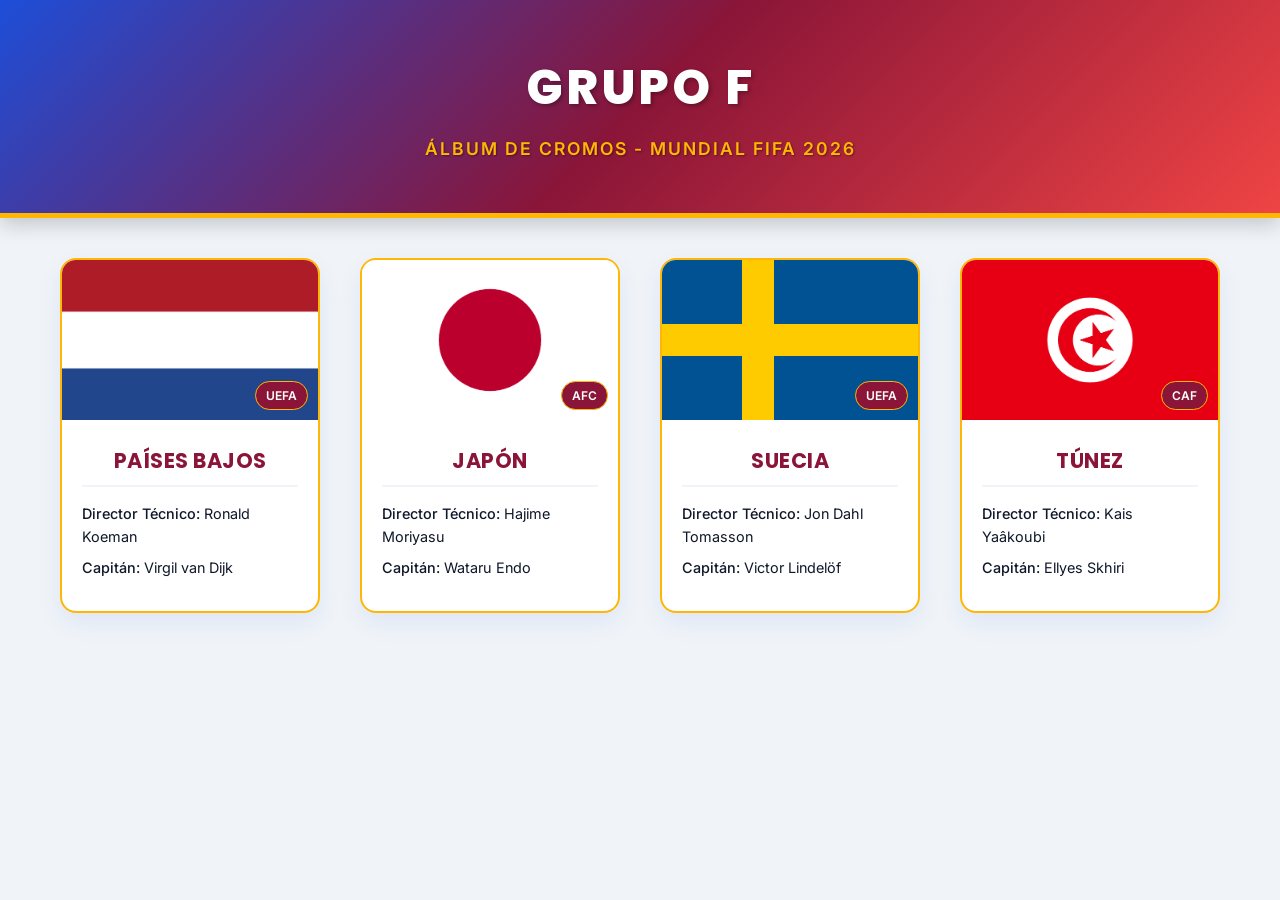
<file: Grupo_F/grupoF.html>
<!DOCTYPE html>
<html lang="es">
<head>
    <meta charset="UTF-8">
    <meta name="viewport" content="width=device-width, initial-scale=1.0">
    <title>Mundial 2026 - Grupo F</title>
    <link rel="preconnect" href="https://fonts.googleapis.com">
    <link rel="preconnect" href="https://fonts.gstatic.com" crossorigin>
    <link href="https://fonts.googleapis.com/css2?family=Inter:wght@400;500;600&family=Poppins:wght@600;700&display=swap" rel="stylesheet">
    <link rel="stylesheet" href="grupoF.css">
</head>
<body>

    <header class="header-grupo">
        <h1>GRUPO F</h1>
        <p class="subtitulo">Álbum de Cromos - Mundial FIFA 2026</p>
    </header>

    <main class="contenedor-principal">
        <section class="seccion-cromos">
            
            <!-- CROMO 1: PAÍSES BAJOS -->
            <article class="cromo-pais">
                <div class="cromo-imagen">
                    <img src="img/paisesBajos.jpg" alt="Bandera de Países Bajos" class="bandera">
                    <span class="badge-confederacion">UEFA</span>
                </div>
                <div class="cromo-contenido">
                    <h3>PAÍSES BAJOS</h3>
                    <div class="info-estatica">
                        <p><strong>Director Técnico:</strong> Ronald Koeman</p>
                        <p><strong>Capitán:</strong> Virgil van Dijk</p>
                    </div>
                </div>
            </article>

            <!-- CROMO 2: JAPÓN -->
            <article class="cromo-pais">
                <div class="cromo-imagen">
                    <img src="img/japon.jpg" alt="Bandera de Japón" class="bandera">
                    <span class="badge-confederacion">AFC</span>
                </div>
                <div class="cromo-contenido">
                    <h3>JAPÓN</h3>
                    <div class="info-estatica">
                        <p><strong>Director Técnico:</strong> Hajime Moriyasu</p>
                        <p><strong>Capitán:</strong> Wataru Endo</p>
                    </div>
                </div>
            </article>

            <!-- CROMO 3: SUECIA -->
            <article class="cromo-pais">
                <div class="cromo-imagen">
                    <img src="img/suecia.jpg" alt="Bandera de Suecia" class="bandera">
                    <span class="badge-confederacion">UEFA</span>
                </div>
                <div class="cromo-contenido">
                    <h3>SUECIA</h3>
                    <div class="info-estatica">
                        <p><strong>Director Técnico:</strong> Jon Dahl Tomasson</p>
                        <p><strong>Capitán:</strong> Victor Lindelöf</p>
                    </div>
                </div>
            </article>

            <!-- CROMO 4: TÚNEZ -->
            <article class="cromo-pais">
                <div class="cromo-imagen">
                    <img src="img/tunez.jpg" alt="Bandera de Túnez" class="bandera">
                    <span class="badge-confederacion">CAF</span>
                </div>
                <div class="cromo-contenido">
                    <h3>TÚNEZ</h3>
                    <div class="info-estatica">
                        <p><strong>Director Técnico:</strong> Kais Yaâkoubi</p>
                        <p><strong>Capitán:</strong> Ellyes Skhiri</p>
                    </div>
                </div>
            </article>

        </section>
    </main>

</body>
</html>
</file>
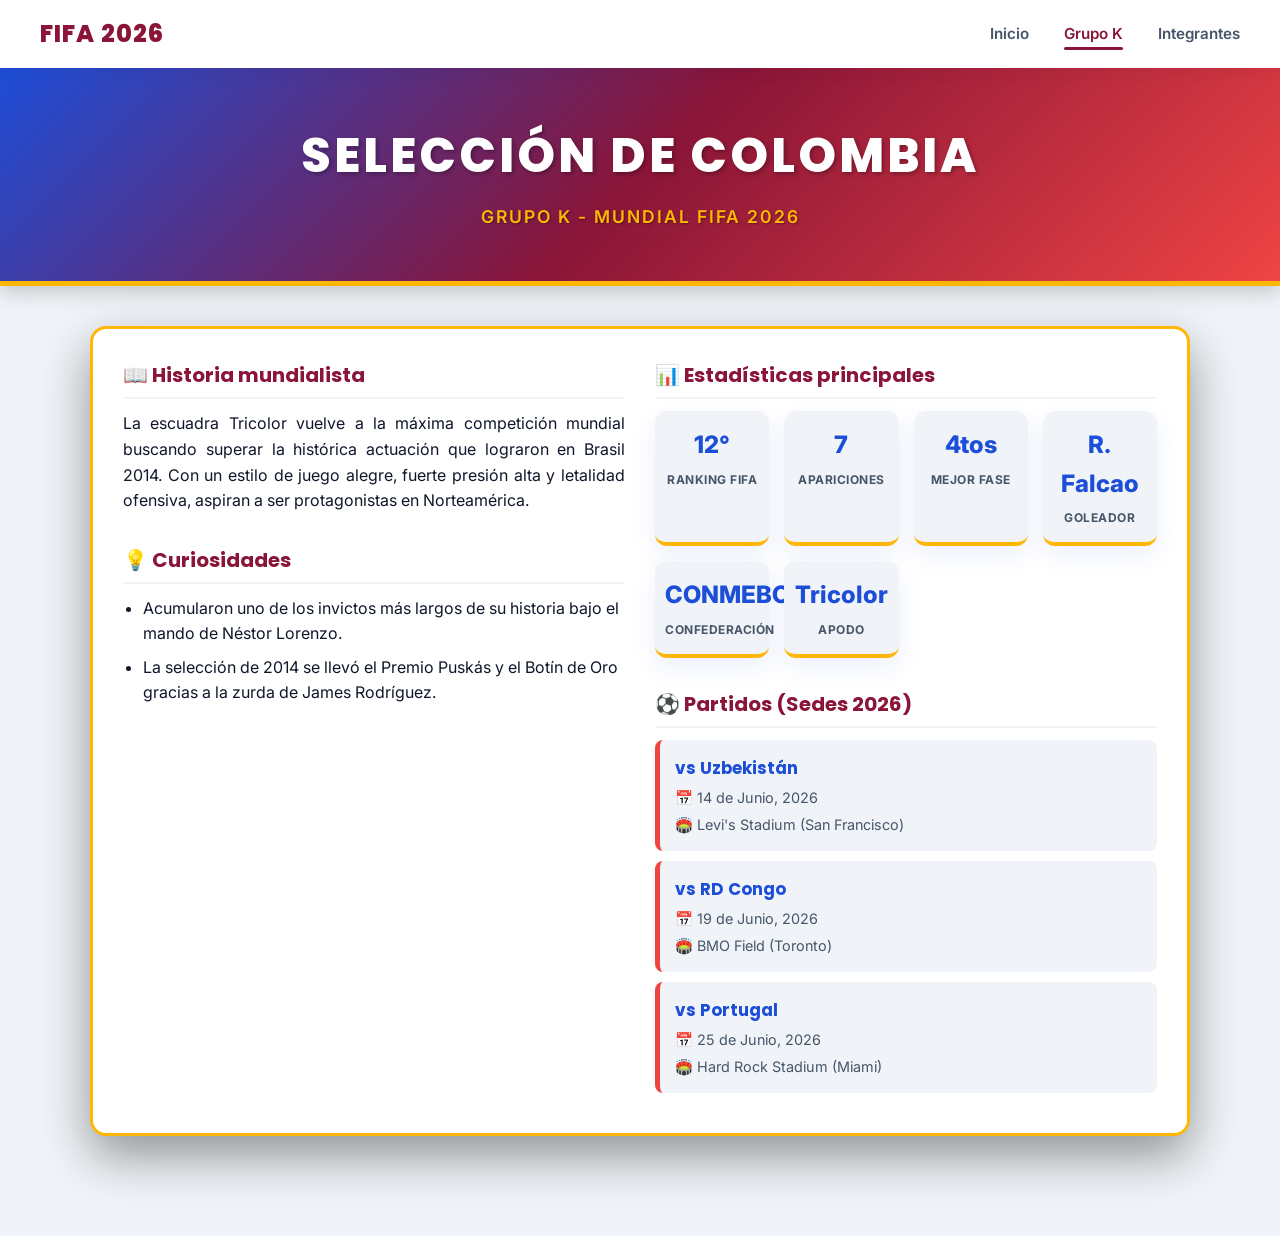
<file: Grupo K/paginas/colombia.html>
<!DOCTYPE html>
<html lang="es">

<head>
    <meta charset="UTF-8">
    <meta name="viewport" content="width=device-width, initial-scale=1.0">
    <title>Mundial 2026 - Colombia</title>
    <link rel="preconnect" href="https://fonts.googleapis.com">
    <link rel="preconnect" href="https://fonts.gstatic.com" crossorigin>
    <link
        href="https://fonts.googleapis.com/css2?family=Inter:wght@400;500;600&family=Poppins:wght@600;700&display=swap"
        rel="stylesheet">
    <link rel="stylesheet" href="grupoK.css">
</head>

<body>

    <nav class="navbar">
        <a href="../../index.html" class="navbar-brand">FIFA 2026</a>
        <ul class="navbar-nav">
            <li><a href="../../index.html" class="navbar-link">Inicio</a></li>
            <li><a href="grupoK.html" class="navbar-link active">Grupo K</a></li>
            <li><a href="integrantes.html" class="navbar-link">Integrantes</a></li>
        </ul>
    </nav>

    <header class="header-grupo" style="margin-top: 0;">
        <h1>SELECCIÓN DE COLOMBIA</h1>
        <p class="subtitulo">Grupo K - Mundial FIFA 2026</p>
    </header>

    <main class="contenedor-principal">
        <div class="modal-contenido"
            style="margin: 0 auto; transform: none; width: 100%; max-height: none; margin-bottom: 50px;">
            <div class="modal-body grid-modal-layout">
                <div class="columna-narrativa">
                    <h3>📖 Historia mundialista</h3>
                    <p>La escuadra Tricolor vuelve a la máxima competición mundial buscando superar la histórica
                        actuación que lograron en Brasil 2014. Con un estilo de juego alegre, fuerte presión alta y
                        letalidad ofensiva, aspiran a ser protagonistas en Norteamérica.</p>

                    <h3>💡 Curiosidades</h3>
                    <ul class="lista-curiosidades">
                        <li>Acumularon uno de los invictos más largos de su historia bajo el mando de Néstor Lorenzo.
                        </li>
                        <li>La selección de 2014 se llevó el Premio Puskás y el Botín de Oro gracias a la zurda de James
                            Rodríguez.</li>
                    </ul>
                </div>
                <div class="columna-tecnica">
                    <h3>📊 Estadísticas principales</h3>
                    <div class="stats-grid">
                        <div class="stat-card">
                            <span class="stat-value">12°</span>
                            <span class="stat-label">Ranking FIFA</span>
                        </div>
                        <div class="stat-card">
                            <span class="stat-value">7</span>
                            <span class="stat-label">Apariciones</span>
                        </div>
                        <div class="stat-card">
                            <span class="stat-value">4tos</span>
                            <span class="stat-label">Mejor Fase</span>
                        </div>
                        <div class="stat-card">
                            <span class="stat-value">R. Falcao</span>
                            <span class="stat-label">Goleador</span>
                        </div>
                        <div class="stat-card">
                            <span class="stat-value">CONMEBOL</span>
                            <span class="stat-label">Confederación</span>
                        </div>
                        <div class="stat-card">
                            <span class="stat-value">Tricolor</span>
                            <span class="stat-label">Apodo</span>
                        </div>
                    </div>

                    <h3>⚽ Partidos (Sedes 2026)</h3>
                    <ul class="lista-partidos">
                        <li>
                            <strong>vs Uzbekistán</strong>
                            <span>📅 14 de Junio, 2026</span>
                            <span>🏟️ Levi's Stadium (San Francisco)</span>
                        </li>
                        <li>
                            <strong>vs RD Congo</strong>
                            <span>📅 19 de Junio, 2026</span>
                            <span>🏟️ BMO Field (Toronto)</span>
                        </li>
                        <li>
                            <strong>vs Portugal</strong>
                            <span>📅 25 de Junio, 2026</span>
                            <span>🏟️ Hard Rock Stadium (Miami)</span>
                        </li>
                    </ul>
                </div>
            </div>
        </div>
    </main>

</body>

</html>
</file>
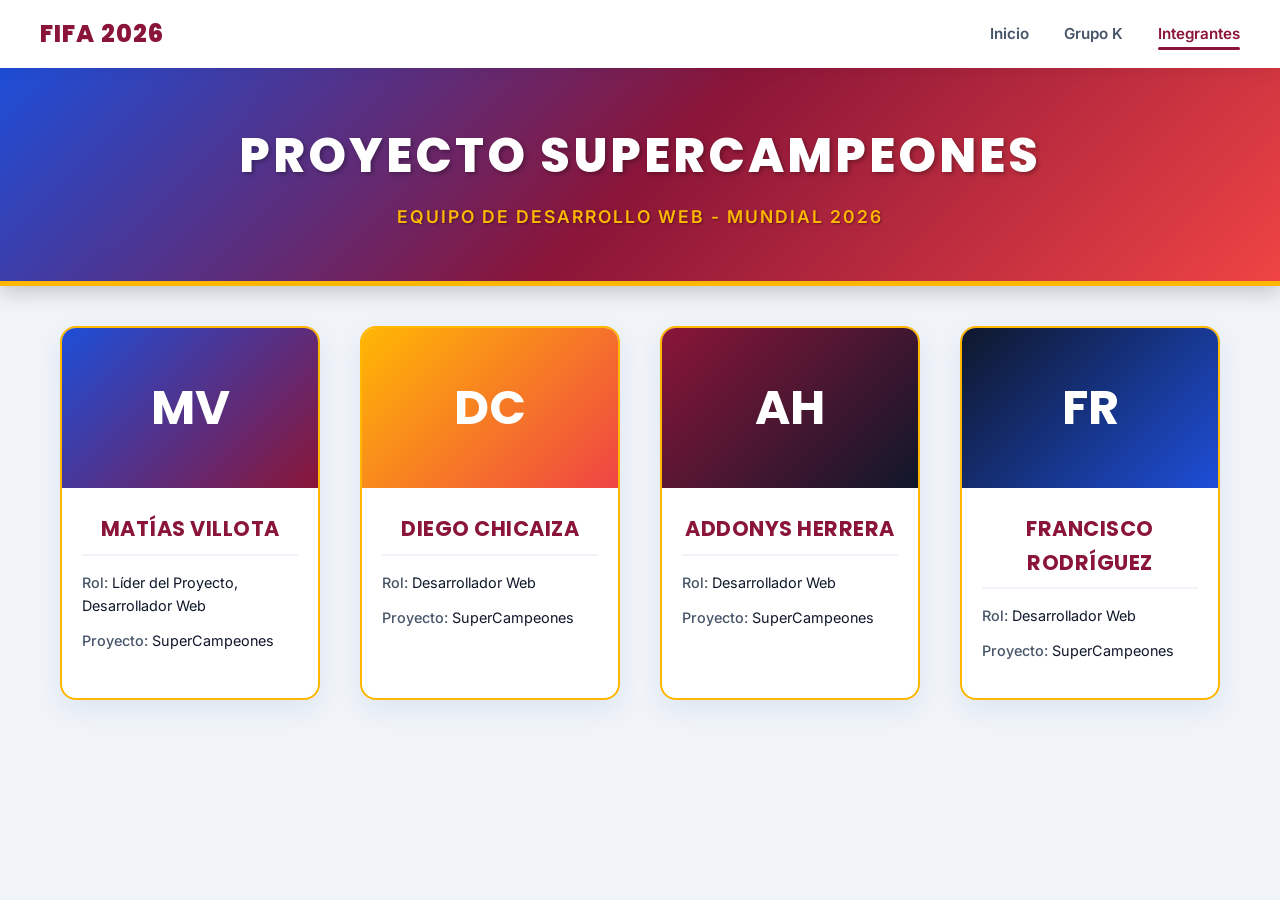
<file: Grupo K/paginas/integrantes.html>
<!DOCTYPE html>
<html lang="es">

<head>
    <meta charset="UTF-8">
    <meta name="viewport" content="width=device-width, initial-scale=1.0">
    <title>Mundial 2026 - Integrantes</title>
    <link rel="preconnect" href="https://fonts.googleapis.com">
    <link rel="preconnect" href="https://fonts.gstatic.com" crossorigin>
    <link
        href="https://fonts.googleapis.com/css2?family=Inter:wght@400;500;600&family=Poppins:wght@600;700&display=swap"
        rel="stylesheet">
    <link rel="stylesheet" href="grupoK.css">
</head>

<body>

    <nav class="navbar">
        <a href="../../index.html" class="navbar-brand">FIFA 2026</a>
        <ul class="navbar-nav">
            <li><a href="../../index.html" class="navbar-link">Inicio</a></li>
            <li><a href="grupoK.html" class="navbar-link">Grupo K</a></li>
            <li><a href="integrantes.html" class="navbar-link active">Integrantes</a></li>
        </ul>
    </nav>

    <header class="header-grupo">
        <h1>PROYECTO SUPERCAMPEONES</h1>
        <p class="subtitulo">Equipo de Desarrollo Web - Mundial 2026</p>
    </header>

    <main class="contenedor-principal">
        <section class="seccion-cromos">

            <article class="cromo-pais">
                <div class="cromo-imagen"
                    style="background: linear-gradient(135deg, #1d4ed8, #8a1538); display: flex; align-items: center; justify-content: center;">
                    <h2 style="color: white; font-size: 3rem; font-family: 'Poppins', sans-serif;">MV</h2>
                </div>
                <div class="cromo-contenido">
                    <h3>MATÍAS VILLOTA</h3>
                    <div class="info-estatica">
                        <p><strong>Rol:</strong> Líder del Proyecto, Desarrollador Web</p>
                        <p><strong>Proyecto:</strong> SuperCampeones</p>
                    </div>
                </div>
            </article>

            <article class="cromo-pais">
                <div class="cromo-imagen"
                    style="background: linear-gradient(135deg, #ffb703, #ef4444); display: flex; align-items: center; justify-content: center;">
                    <h2 style="color: white; font-size: 3rem; font-family: 'Poppins', sans-serif;">DC</h2>
                </div>
                <div class="cromo-contenido">
                    <h3>DIEGO CHICAIZA</h3>
                    <div class="info-estatica">
                        <p><strong>Rol:</strong> Desarrollador Web</p>
                        <p><strong>Proyecto:</strong> SuperCampeones</p>
                    </div>
                </div>
            </article>

            <article class="cromo-pais">
                <div class="cromo-imagen"
                    style="background: linear-gradient(135deg, #8a1538, #0f172a); display: flex; align-items: center; justify-content: center;">
                    <h2 style="color: white; font-size: 3rem; font-family: 'Poppins', sans-serif;">AH</h2>
                </div>
                <div class="cromo-contenido">
                    <h3>ADDONYS HERRERA</h3>
                    <div class="info-estatica">
                        <p><strong>Rol:</strong> Desarrollador Web</p>
                        <p><strong>Proyecto:</strong> SuperCampeones</p>
                    </div>
                </div>
            </article>

            <article class="cromo-pais">
                <div class="cromo-imagen"
                    style="background: linear-gradient(135deg, #0f172a, #1d4ed8); display: flex; align-items: center; justify-content: center;">
                    <h2 style="color: white; font-size: 3rem; font-family: 'Poppins', sans-serif;">FR</h2>
                </div>
                <div class="cromo-contenido">
                    <h3>FRANCISCO RODRÍGUEZ</h3>
                    <div class="info-estatica">
                        <p><strong>Rol:</strong> Desarrollador Web</p>
                        <p><strong>Proyecto:</strong> SuperCampeones</p>
                    </div>
                </div>
            </article>

        </section>
    </main>

</body>

</html>
</file>
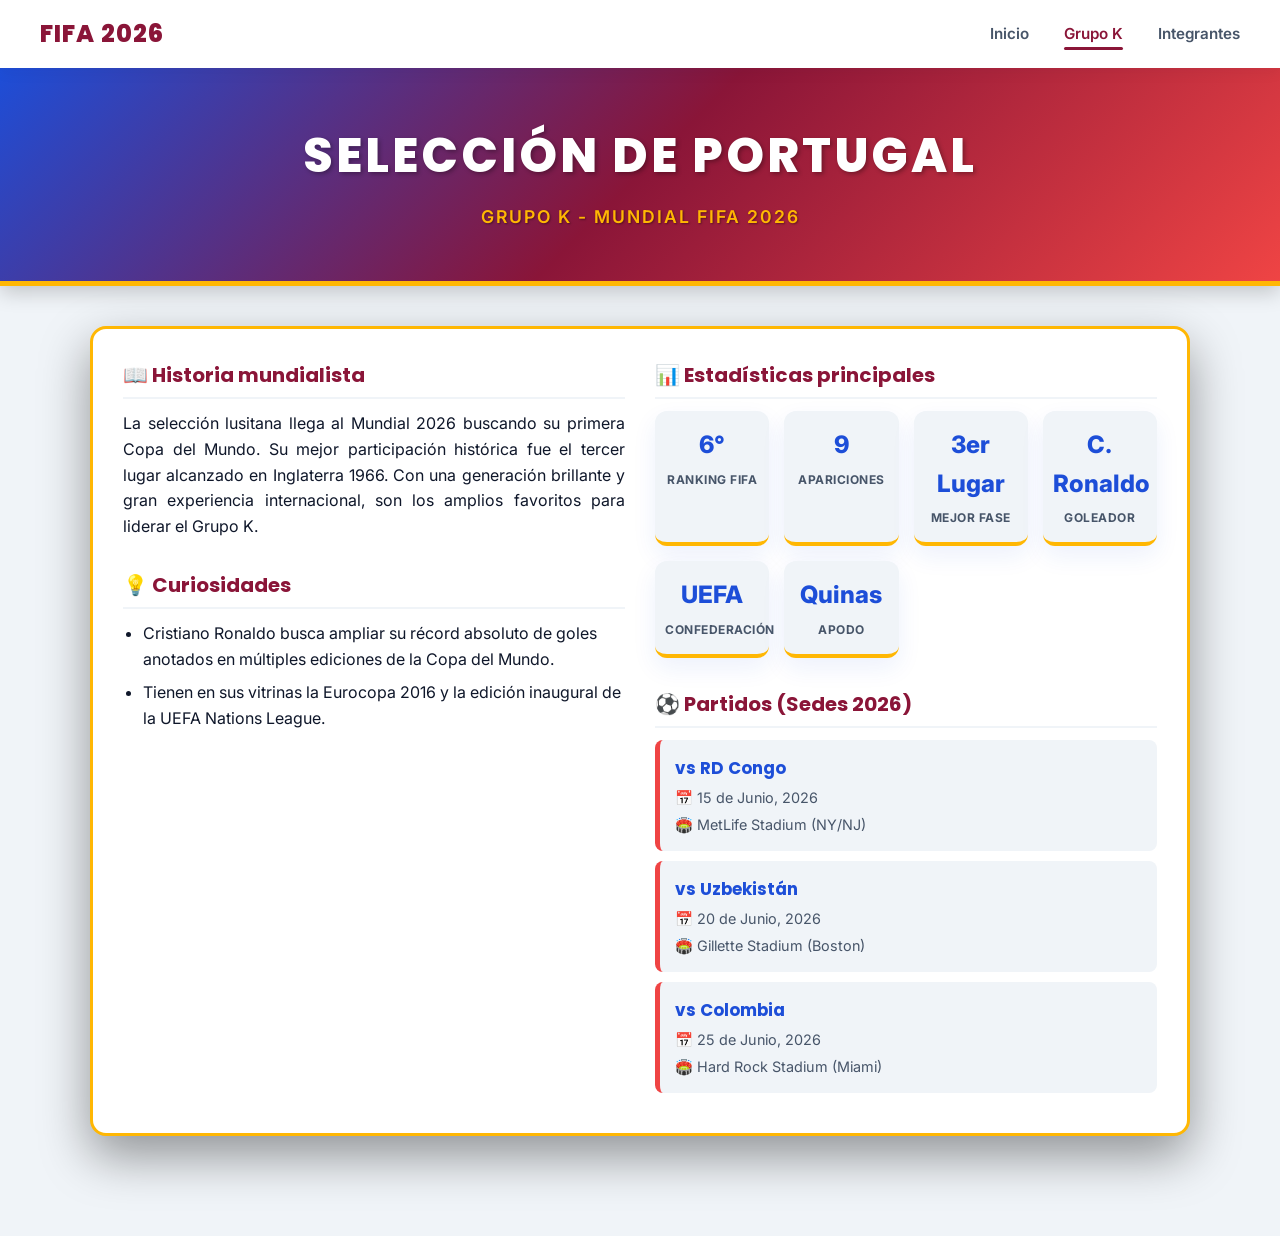
<file: Grupo K/paginas/portugal.html>
<!DOCTYPE html>
<html lang="es">

<head>
    <meta charset="UTF-8">
    <meta name="viewport" content="width=device-width, initial-scale=1.0">
    <title>Mundial 2026 - Portugal</title>
    <link rel="preconnect" href="https://fonts.googleapis.com">
    <link rel="preconnect" href="https://fonts.gstatic.com" crossorigin>
    <link
        href="https://fonts.googleapis.com/css2?family=Inter:wght@400;500;600&family=Poppins:wght@600;700&display=swap"
        rel="stylesheet">
    <link rel="stylesheet" href="grupoK.css">
</head>

<body>

    <nav class="navbar">
        <a href="../../index.html" class="navbar-brand">FIFA 2026</a>
        <ul class="navbar-nav">
            <li><a href="../../index.html" class="navbar-link">Inicio</a></li>
            <li><a href="grupoK.html" class="navbar-link active">Grupo K</a></li>
            <li><a href="integrantes.html" class="navbar-link">Integrantes</a></li>
        </ul>
    </nav>

    <header class="header-grupo" style="margin-top: 0;">
        <h1>SELECCIÓN DE PORTUGAL</h1>
        <p class="subtitulo">Grupo K - Mundial FIFA 2026</p>
    </header>

    <main class="contenedor-principal">
        <div class="modal-contenido"
            style="margin: 0 auto; transform: none; width: 100%; max-height: none; margin-bottom: 50px;">
            <div class="modal-body grid-modal-layout">
                <div class="columna-narrativa">
                    <h3>📖 Historia mundialista</h3>
                    <p>La selección lusitana llega al Mundial 2026 buscando su primera Copa del Mundo. Su mejor
                        participación histórica fue el tercer lugar alcanzado en Inglaterra 1966. Con una generación
                        brillante y gran experiencia internacional, son los amplios favoritos para liderar el Grupo K.
                    </p>

                    <h3>💡 Curiosidades</h3>
                    <ul class="lista-curiosidades">
                        <li>Cristiano Ronaldo busca ampliar su récord absoluto de goles anotados en múltiples ediciones
                            de la Copa del Mundo.</li>
                        <li>Tienen en sus vitrinas la Eurocopa 2016 y la edición inaugural de la UEFA Nations League.
                        </li>
                    </ul>
                </div>
                <div class="columna-tecnica">
                    <h3>📊 Estadísticas principales</h3>
                    <div class="stats-grid">
                        <div class="stat-card">
                            <span class="stat-value">6°</span>
                            <span class="stat-label">Ranking FIFA</span>
                        </div>
                        <div class="stat-card">
                            <span class="stat-value">9</span>
                            <span class="stat-label">Apariciones</span>
                        </div>
                        <div class="stat-card">
                            <span class="stat-value">3er Lugar</span>
                            <span class="stat-label">Mejor Fase</span>
                        </div>
                        <div class="stat-card">
                            <span class="stat-value">C. Ronaldo</span>
                            <span class="stat-label">Goleador</span>
                        </div>
                        <div class="stat-card">
                            <span class="stat-value">UEFA</span>
                            <span class="stat-label">Confederación</span>
                        </div>
                        <div class="stat-card">
                            <span class="stat-value">Quinas</span>
                            <span class="stat-label">Apodo</span>
                        </div>
                    </div>

                    <h3>⚽ Partidos (Sedes 2026)</h3>
                    <ul class="lista-partidos">
                        <li>
                            <strong>vs RD Congo</strong>
                            <span>📅 15 de Junio, 2026</span>
                            <span>🏟️ MetLife Stadium (NY/NJ)</span>
                        </li>
                        <li>
                            <strong>vs Uzbekistán</strong>
                            <span>📅 20 de Junio, 2026</span>
                            <span>🏟️ Gillette Stadium (Boston)</span>
                        </li>
                        <li>
                            <strong>vs Colombia</strong>
                            <span>📅 25 de Junio, 2026</span>
                            <span>🏟️ Hard Rock Stadium (Miami)</span>
                        </li>
                    </ul>
                </div>
            </div>
        </div>
    </main>

</body>

</html>
</file>
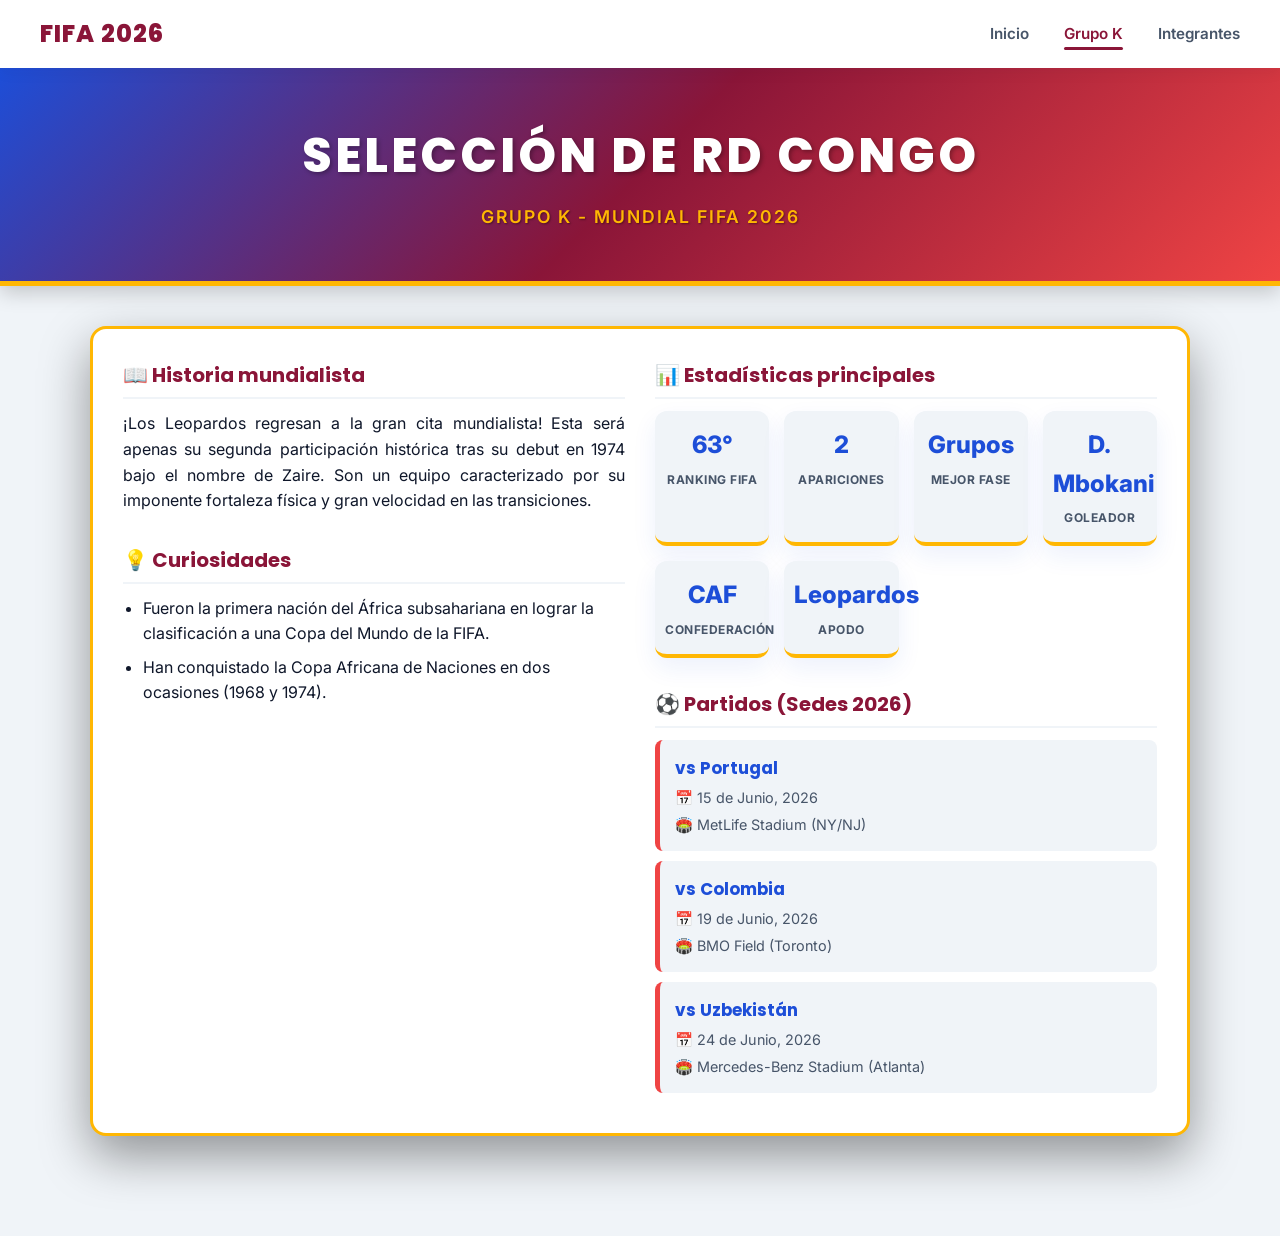
<file: Grupo K/paginas/rdcongo.html>
<!DOCTYPE html>
<html lang="es">

<head>
    <meta charset="UTF-8">
    <meta name="viewport" content="width=device-width, initial-scale=1.0">
    <title>Mundial 2026 - RD Congo</title>
    <link rel="preconnect" href="https://fonts.googleapis.com">
    <link rel="preconnect" href="https://fonts.gstatic.com" crossorigin>
    <link
        href="https://fonts.googleapis.com/css2?family=Inter:wght@400;500;600&family=Poppins:wght@600;700&display=swap"
        rel="stylesheet">
    <link rel="stylesheet" href="grupoK.css">
</head>

<body>

    <nav class="navbar">
        <a href="../../index.html" class="navbar-brand">FIFA 2026</a>
        <ul class="navbar-nav">
            <li><a href="../../index.html" class="navbar-link">Inicio</a></li>
            <li><a href="grupoK.html" class="navbar-link active">Grupo K</a></li>
            <li><a href="integrantes.html" class="navbar-link">Integrantes</a></li>
        </ul>
    </nav>

    <header class="header-grupo" style="margin-top: 0;">
        <h1>SELECCIÓN DE RD CONGO</h1>
        <p class="subtitulo">Grupo K - Mundial FIFA 2026</p>
    </header>

    <main class="contenedor-principal">
        <div class="modal-contenido"
            style="margin: 0 auto; transform: none; width: 100%; max-height: none; margin-bottom: 50px;">
            <div class="modal-body grid-modal-layout">
                <div class="columna-narrativa">
                    <h3>📖 Historia mundialista</h3>
                    <p>¡Los Leopardos regresan a la gran cita mundialista! Esta será apenas su segunda participación
                        histórica tras su debut en 1974 bajo el nombre de Zaire. Son un equipo caracterizado por su
                        imponente fortaleza física y gran velocidad en las transiciones.</p>

                    <h3>💡 Curiosidades</h3>
                    <ul class="lista-curiosidades">
                        <li>Fueron la primera nación del África subsahariana en lograr la clasificación a una Copa del
                            Mundo de la FIFA.</li>
                        <li>Han conquistado la Copa Africana de Naciones en dos ocasiones (1968 y 1974).</li>
                    </ul>
                </div>
                <div class="columna-tecnica">
                    <h3>📊 Estadísticas principales</h3>
                    <div class="stats-grid">
                        <div class="stat-card">
                            <span class="stat-value">63°</span>
                            <span class="stat-label">Ranking FIFA</span>
                        </div>
                        <div class="stat-card">
                            <span class="stat-value">2</span>
                            <span class="stat-label">Apariciones</span>
                        </div>
                        <div class="stat-card">
                            <span class="stat-value">Grupos</span>
                            <span class="stat-label">Mejor Fase</span>
                        </div>
                        <div class="stat-card">
                            <span class="stat-value">D. Mbokani</span>
                            <span class="stat-label">Goleador</span>
                        </div>
                        <div class="stat-card">
                            <span class="stat-value">CAF</span>
                            <span class="stat-label">Confederación</span>
                        </div>
                        <div class="stat-card">
                            <span class="stat-value">Leopardos</span>
                            <span class="stat-label">Apodo</span>
                        </div>
                    </div>

                    <h3>⚽ Partidos (Sedes 2026)</h3>
                    <ul class="lista-partidos">
                        <li>
                            <strong>vs Portugal</strong>
                            <span>📅 15 de Junio, 2026</span>
                            <span>🏟️ MetLife Stadium (NY/NJ)</span>
                        </li>
                        <li>
                            <strong>vs Colombia</strong>
                            <span>📅 19 de Junio, 2026</span>
                            <span>🏟️ BMO Field (Toronto)</span>
                        </li>
                        <li>
                            <strong>vs Uzbekistán</strong>
                            <span>📅 24 de Junio, 2026</span>
                            <span>🏟️ Mercedes-Benz Stadium (Atlanta)</span>
                        </li>
                    </ul>
                </div>
            </div>
        </div>
    </main>

</body>

</html>
</file>
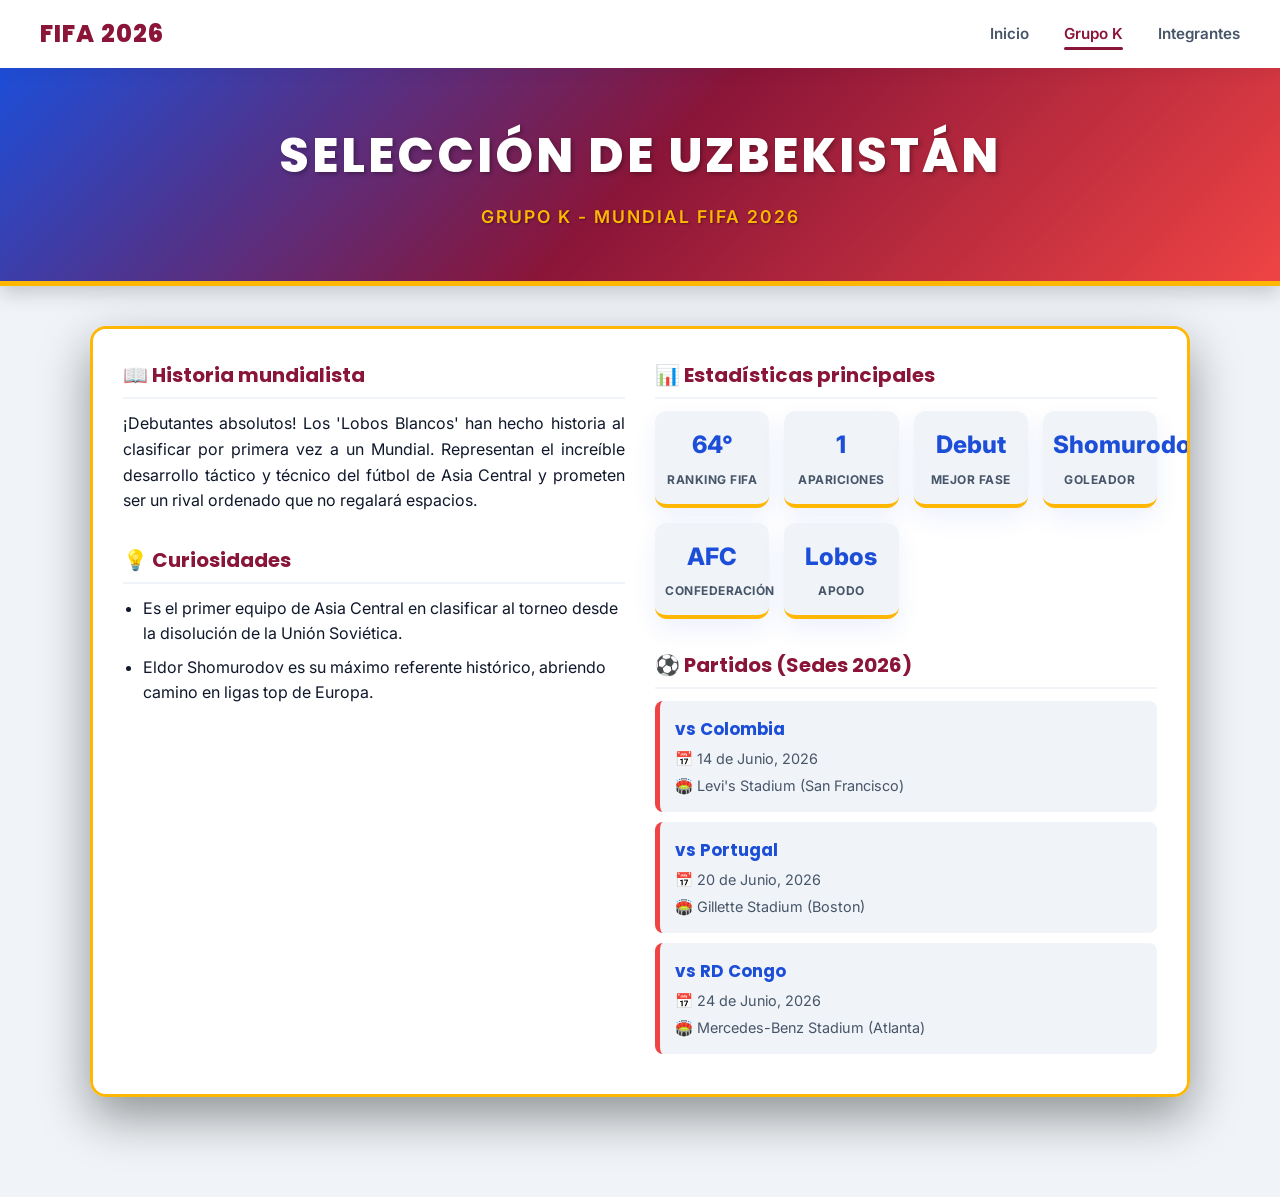
<file: Grupo K/paginas/uzbekistan.html>
<!DOCTYPE html>
<html lang="es">

<head>
    <meta charset="UTF-8">
    <meta name="viewport" content="width=device-width, initial-scale=1.0">
    <title>Mundial 2026 - Uzbekistán</title>
    <link rel="preconnect" href="https://fonts.googleapis.com">
    <link rel="preconnect" href="https://fonts.gstatic.com" crossorigin>
    <link
        href="https://fonts.googleapis.com/css2?family=Inter:wght@400;500;600&family=Poppins:wght@600;700&display=swap"
        rel="stylesheet">
    <link rel="stylesheet" href="grupoK.css">
</head>

<body>

    <nav class="navbar">
        <a href="../../index.html" class="navbar-brand">FIFA 2026</a>
        <ul class="navbar-nav">
            <li><a href="../../index.html" class="navbar-link">Inicio</a></li>
            <li><a href="grupoK.html" class="navbar-link active">Grupo K</a></li>
            <li><a href="integrantes.html" class="navbar-link">Integrantes</a></li>
        </ul>
    </nav>

    <header class="header-grupo" style="margin-top: 0;">
        <h1>SELECCIÓN DE UZBEKISTÁN</h1>
        <p class="subtitulo">Grupo K - Mundial FIFA 2026</p>
    </header>

    <main class="contenedor-principal">
        <div class="modal-contenido"
            style="margin: 0 auto; transform: none; width: 100%; max-height: none; margin-bottom: 50px;">
            <div class="modal-body grid-modal-layout">
                <div class="columna-narrativa">
                    <h3>📖 Historia mundialista</h3>
                    <p>¡Debutantes absolutos! Los 'Lobos Blancos' han hecho historia al clasificar por primera vez a un
                        Mundial. Representan el increíble desarrollo táctico y técnico del fútbol de Asia Central y
                        prometen ser un rival ordenado que no regalará espacios.</p>

                    <h3>💡 Curiosidades</h3>
                    <ul class="lista-curiosidades">
                        <li>Es el primer equipo de Asia Central en clasificar al torneo desde la disolución de la Unión
                            Soviética.</li>
                        <li>Eldor Shomurodov es su máximo referente histórico, abriendo camino en ligas top de Europa.
                        </li>
                    </ul>
                </div>
                <div class="columna-tecnica">
                    <h3>📊 Estadísticas principales</h3>
                    <div class="stats-grid">
                        <div class="stat-card">
                            <span class="stat-value">64°</span>
                            <span class="stat-label">Ranking FIFA</span>
                        </div>
                        <div class="stat-card">
                            <span class="stat-value">1</span>
                            <span class="stat-label">Apariciones</span>
                        </div>
                        <div class="stat-card">
                            <span class="stat-value">Debut</span>
                            <span class="stat-label">Mejor Fase</span>
                        </div>
                        <div class="stat-card">
                            <span class="stat-value">Shomurodov</span>
                            <span class="stat-label">Goleador</span>
                        </div>
                        <div class="stat-card">
                            <span class="stat-value">AFC</span>
                            <span class="stat-label">Confederación</span>
                        </div>
                        <div class="stat-card">
                            <span class="stat-value">Lobos</span>
                            <span class="stat-label">Apodo</span>
                        </div>
                    </div>

                    <h3>⚽ Partidos (Sedes 2026)</h3>
                    <ul class="lista-partidos">
                        <li>
                            <strong>vs Colombia</strong>
                            <span>📅 14 de Junio, 2026</span>
                            <span>🏟️ Levi's Stadium (San Francisco)</span>
                        </li>
                        <li>
                            <strong>vs Portugal</strong>
                            <span>📅 20 de Junio, 2026</span>
                            <span>🏟️ Gillette Stadium (Boston)</span>
                        </li>
                        <li>
                            <strong>vs RD Congo</strong>
                            <span>📅 24 de Junio, 2026</span>
                            <span>🏟️ Mercedes-Benz Stadium (Atlanta)</span>
                        </li>
                    </ul>
                </div>
            </div>
        </div>
    </main>

</body>

</html>
</file>
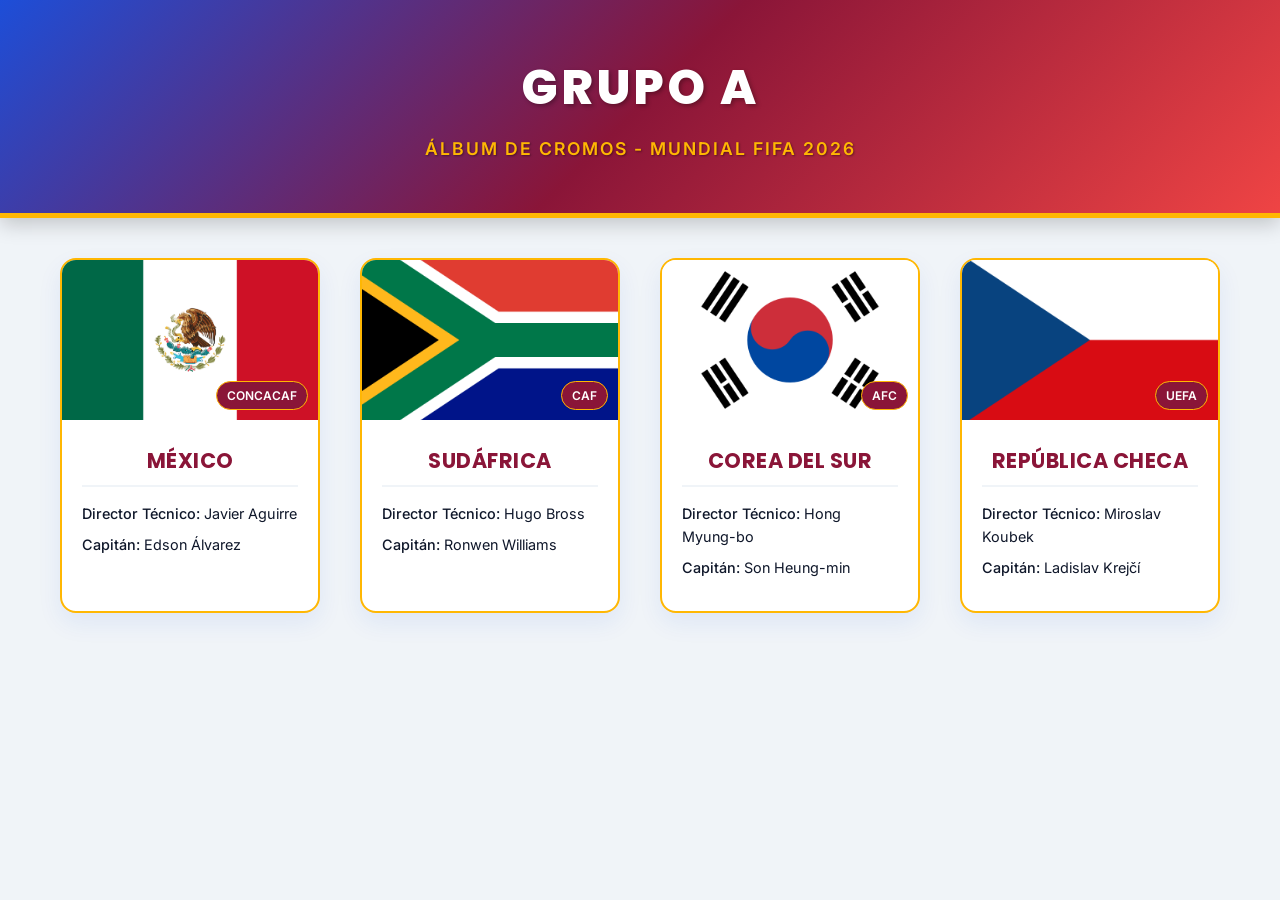
<file: Grupo_A/paginas/grupoA.html>
<!DOCTYPE html>
<html lang="es">
<head>
    <meta charset="UTF-8">
    <meta name="viewport" content="width=device-width, initial-scale=1.0">
    <title>Mundial 2026 - Grupo A</title>
    <link rel="preconnect" href="https://fonts.googleapis.com">
    <link rel="preconnect" href="https://fonts.gstatic.com" crossorigin>
    <link href="https://fonts.googleapis.com/css2?family=Inter:wght@400;500;600&family=Poppins:wght@600;700&display=swap" rel="stylesheet">
    <link rel="stylesheet" href="grupoA.css"> </head>
<body>

    <header class="header-grupo">
        <h1>GRUPO A</h1>
        <p class="subtitulo">Álbum de Cromos - Mundial FIFA 2026</p>
    </header>

    <main class="contenedor-principal">
        <section class="seccion-cromos">
            
            <article class="cromo-pais" onclick="abrirModal('mexico')">
                <div class="cromo-imagen">
                    <img src="../img/mexico.jpg" alt="Bandera de México" class="bandera">
                    <span class="badge-confederacion">CONCACAF</span>
                </div>
                <div class="cromo-contenido">
                    <h3>MÉXICO</h3>
                    <div class="info-estatica">
                        <p><strong>Director Técnico:</strong> Javier Aguirre</p>
                        <p><strong>Capitán:</strong> Edson Álvarez</p>
                    </div>
                </div>
            </article>

            <article class="cromo-pais" onclick="abrirModal('sudáfrica')">
                <div class="cromo-imagen">
                    <img src="../img/sudafrica.jpg" alt="Bandera de Sudáfrica" class="bandera">
                    <span class="badge-confederacion">CAF</span>
                </div>
                <div class="cromo-contenido">
                    <h3>SUDÁFRICA</h3>
                    <div class="info-estatica">
                        <p><strong>Director Técnico:</strong> Hugo Bross</p>
                        <p><strong>Capitán:</strong> Ronwen Williams</p>
                    </div>
                </div>
            </article>

            <article class="cromo-pais" onclick="abrirModal('corea_del_sur')">
                <div class="cromo-imagen">
                    <img src="../img/corea_del_sur.jpg" alt="Bandera de corea del sur" class="bandera">
                    <span class="badge-confederacion">AFC</span>
                </div>
                <div class="cromo-contenido">
                    <h3>COREA DEL SUR</h3>
                    <div class="info-estatica">
                        <p><strong>Director Técnico:</strong> Hong Myung-bo</p>
                        <p><strong>Capitán:</strong> Son Heung-min</p>
                    </div>
                </div>
            </article>

            <article class="cromo-pais" onclick="abrirModal('r_Checa')">
                <div class="cromo-imagen">
                    <img src="../img/r_Checa.jpg" alt="Bandera de r_Checa" class="bandera">
                    <span class="badge-confederacion">UEFA</span>
                </div>
                <div class="cromo-contenido">
                    <h3>REPÚBLICA CHECA</h3>
                    <div class="info-estatica">
                        <p><strong>Director Técnico:</strong> Miroslav Koubek</p>
                        <p><strong>Capitán:</strong> Ladislav Krejčí</p>
                    </div>
                </div>
            </article>

        </section>
    </main>

    <div id="modal-equipo" class="modal-overlay">
        <div class="modal-contenido">
            <span class="cerrar-modal" onclick="cerrarModal()">&times;</span>
            <div class="modal-header">
                <h2 id="modal-titulo">Nombre del País</h2>
            </div>
            <div class="modal-body">
                <h3>📖 Historia Mundialista</h3>
                <p id="modal-historia">Cargando historia...</p>
                <h3>💡 Curiosidades</h3>
                <p id="modal-curiosidades">...</p>
                <h3>📊 Estadísticas principales</h3>
                <p id="modal-estadísticasPrincipales">...</p>
                <h3>⚽ Partidos (Sedes 2026)</h3>
                <ul id="modal-partidos" class="lista-partidos"></ul>
            </div>
        </div>
    </div>

    <script src="grupoA.js"></script>
</body>
</html>
</file>
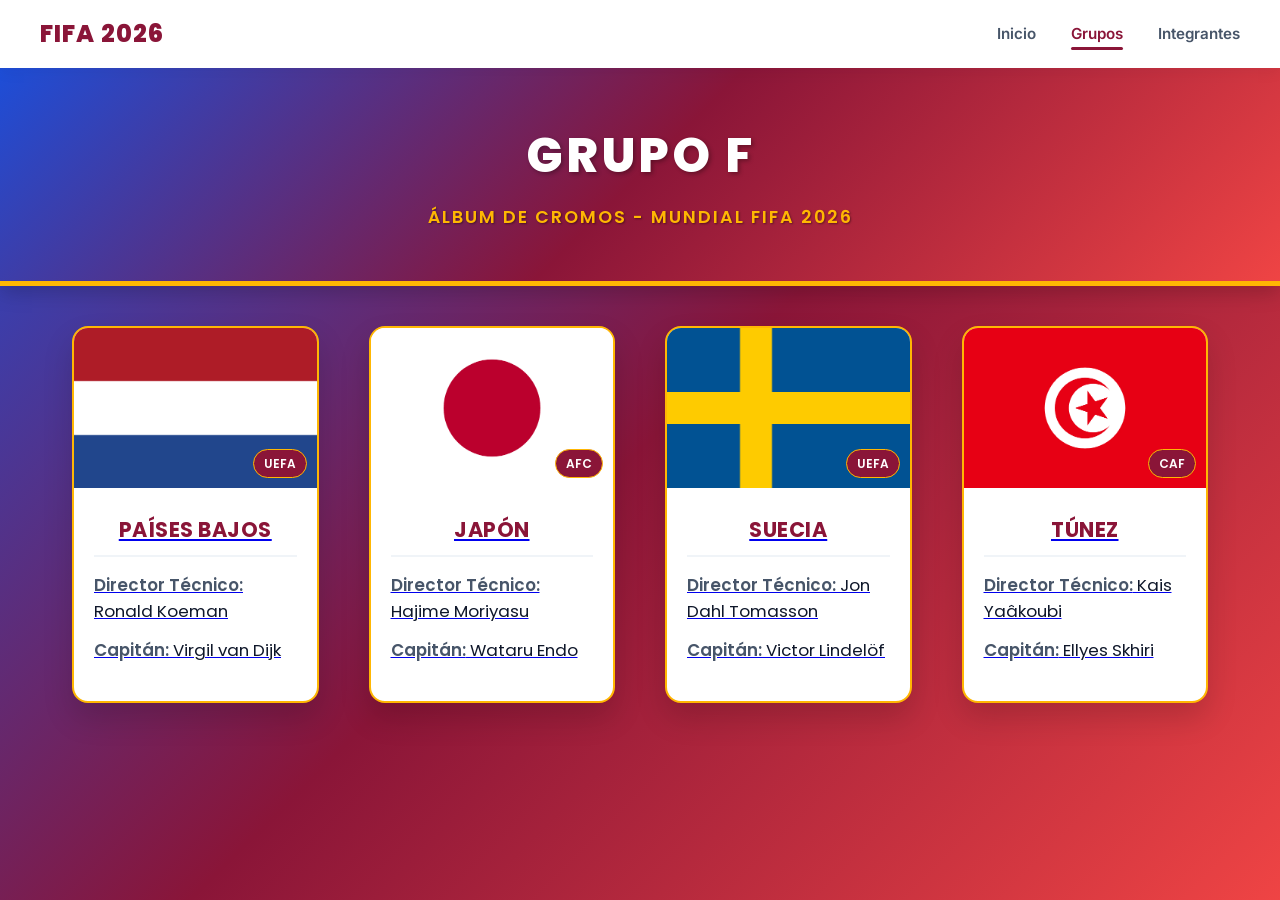
<file: Grupo_F/paginas/grupoF.html>
<!DOCTYPE html>
<html lang="es">
<head>
    <meta charset="UTF-8">
    <meta name="viewport" content="width=device-width, initial-scale=1.0">
    <title>Mundial 2026 - Grupo F</title>

    <link rel="preconnect" href="https://fonts.googleapis.com">
    <link rel="preconnect" href="https://fonts.gstatic.com" crossorigin>

    <link href="https://fonts.googleapis.com/css2?family=Inter:wght@400;500;600&family=Poppins:wght@600;700&display=swap" rel="stylesheet">
    <link rel="stylesheet" href="grupoF.css">
    <link rel="stylesheet" href="../../index.css">
</head>
<body>
        <nav class="navbar">
<a href="../../index.html" class="navbar-brand">FIFA 2026</a>
<ul class="navbar-nav">
<li><a href="../../index.html" class="navbar-link">Inicio</a></li>

<li class="dropdown">
<a href="#" class="navbar-link dropdown-toggle active">Grupos</a>
<ul class="dropdown-menu">
<li><a href="../../Grupo_A/paginas/grupoA.html">Grupo A</a></li>
<li><a href="../../Grupo_F/paginas/grupoF.html">Grupo F</a></li>
<li><a href="../../grupoG/paginas/grupoG.html">Grupo G</a></li>
<li><a href="../../Grupo K/paginas/grupoK.html">Grupo K</a></li>
</ul>
</li>

<li><a href="../../integrantes.html" class="navbar-link">Integrantes</a></li>
</ul>
</nav>

    <header class="header-grupo">
        <h1>GRUPO F</h1>
        <p class="subtitulo">Álbum de Cromos - Mundial FIFA 2026</p>
    </header>

    <main class="contenedor-principal">

        <section class="seccion-cromos">

            <!-- PAÍSES BAJOS -->
           <a href="paisesBajos.html" class="cromo-pais">

                <div class="cromo-imagen">
                    <img src="../img/paisesBajos.jpg" alt="Bandera de Países Bajos" class="bandera">

                    <span class="badge-confederacion">
                        UEFA
                    </span>
                </div>

                <div class="cromo-contenido">

                    <h3>PAÍSES BAJOS</h3>

                    <div class="info-estatica">
                        <p><strong>Director Técnico:</strong> Ronald Koeman</p>
                        <p><strong>Capitán:</strong> Virgil van Dijk</p>
                    </div>

                </div>

            </a>

            <!-- JAPÓN -->
            <a href="japon.html" class="cromo-pais">

                <div class="cromo-imagen">
                    <img src="../img/japon.jpg" alt="Bandera de Japón" class="bandera">

                    <span class="badge-confederacion">
                        AFC
                    </span>
                </div>

                <div class="cromo-contenido">

                    <h3>JAPÓN</h3>

                    <div class="info-estatica">
                        <p><strong>Director Técnico:</strong> Hajime Moriyasu</p>
                        <p><strong>Capitán:</strong> Wataru Endo</p>
                    </div>

                </div>

            </a>

            <!-- SUECIA -->
            <a href="suecia.html" class="cromo-pais">

                <div class="cromo-imagen">
                    <img src="../img/suecia.jpg" alt="Bandera de Suecia" class="bandera">

                    <span class="badge-confederacion">
                        UEFA
                    </span>
                </div>

                <div class="cromo-contenido">

                    <h3>SUECIA</h3>

                    <div class="info-estatica">
                        <p><strong>Director Técnico:</strong> Jon Dahl Tomasson</p>
                        <p><strong>Capitán:</strong> Victor Lindelöf</p>
                    </div>

                </div>

            </a>

            <!-- TÚNEZ -->
            <a href="tunez.html" class="cromo-pais">

                <div class="cromo-imagen">
                    <img src="../img/tunez.jpg" alt="Bandera de Túnez" class="bandera">

                    <span class="badge-confederacion">
                        CAF
                    </span>
                </div>

                <div class="cromo-contenido">

                    <h3>TÚNEZ</h3>

                    <div class="info-estatica">
                        <p><strong>Director Técnico:</strong> Kais Yaâkoubi</p>
                        <p><strong>Capitán:</strong> Ellyes Skhiri</p>
                    </div>

                </div>

            </a>

        </section>

    </main>

    <!-- MODAL -->
    <div id="modal-equipo" class="modal-overlay">

        <div class="modal-contenido">

            <span class="cerrar-modal" onclick="cerrarModal()">
                &times;
            </span>

            <div class="modal-header">
                <h2 id="modal-titulo">
                    Nombre del País
                </h2>
            </div>

            <div class="modal-body">

                <h3>📖 Historia Mundialista</h3>
                <p id="modal-historia">
                    Cargando historia...
                </p>

            <h3>💡 Curiosidades</h3>
            <p id="modal-curiosidades">
                ...
             </p>

            <h3>📊 Estadísticas principales</h3>
            <div id="modal-estadisticasPrincipales">
    ...
</div>

                <h3>⚽ Partidos (Sedes 2026)</h3>
                <ul id="modal-partidos" class="lista-partidos">
                </ul>

            </div>

        </div>

    </div>

    <script src="grupoF.js"></script>


</body>

</html>
</file>
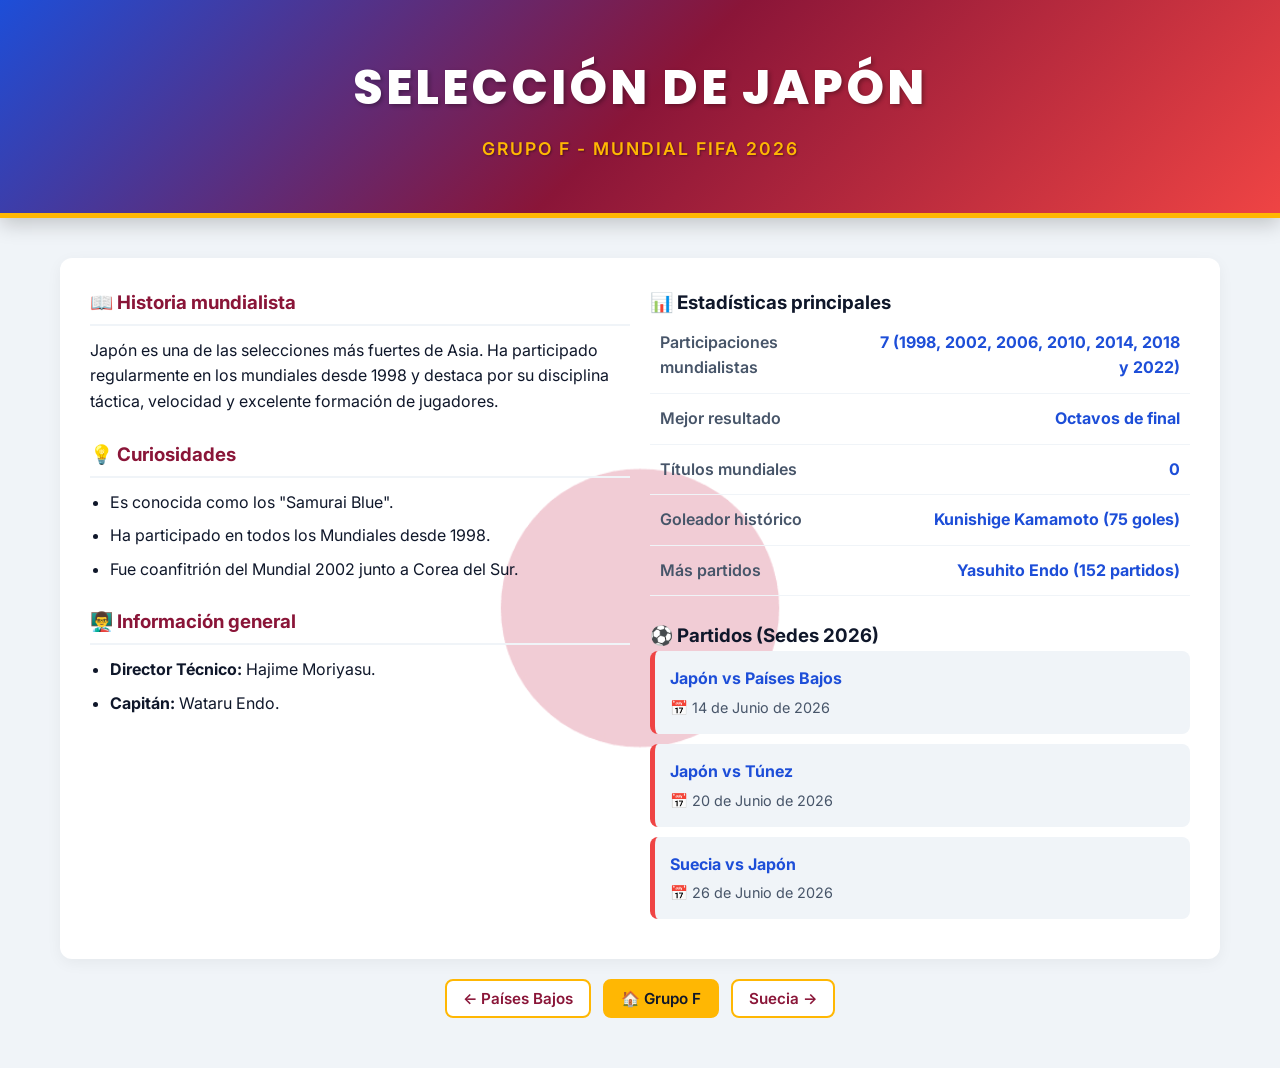
<file: Grupo_F/paginas/japon.html>
<!DOCTYPE html>
<html lang="es">

<head>
    <meta charset="UTF-8">
    <meta name="viewport" content="width=device-width, initial-scale=1.0">
    <title>Mundial 2026 - Japón</title>

    <link rel="preconnect" href="https://fonts.googleapis.com">
    <link rel="preconnect" href="https://fonts.gstatic.com" crossorigin>

    <link href="https://fonts.googleapis.com/css2?family=Inter:wght@400;500;600&family=Poppins:wght@600;700&display=swap" rel="stylesheet">

    <link rel="stylesheet" href="grupoF.css">
</head>

<body class="pagina-pais japon">

    <header class="header-grupo">
        <h1>SELECCIÓN DE JAPÓN</h1>
        <p class="subtitulo">Grupo F - Mundial FIFA 2026</p>
    </header>

    <main class="contenedor-principal">

        <section class="grid-modal-layout"
            style="background: white; padding: 30px; border-radius: 12px; box-shadow: 0 4px 15px rgba(0,0,0,0.05); display: grid; gap: 20px;">

            <!-- Columna izquierda -->
            <div class="columna-narrativa">

                <h3>📖 Historia mundialista</h3>

                <p>
                    Japón es una de las selecciones más fuertes de Asia.
                    Ha participado regularmente en los mundiales desde 1998 y destaca por su disciplina táctica,
                    velocidad y excelente formación de jugadores.
                </p>

                <h3>💡 Curiosidades</h3>

                <ul class="lista-curiosidades">
                    <li>Es conocida como los "Samurai Blue".</li>
                    <li>Ha participado en todos los Mundiales desde 1998.</li>
                    <li>Fue coanfitrión del Mundial 2002 junto a Corea del Sur.</li>
                </ul>

                <h3>👨‍🏫 Información general</h3>

                <ul class="lista-curiosidades">
                    <li><strong>Director Técnico:</strong> Hajime Moriyasu.</li>
                    <li><strong>Capitán:</strong> Wataru Endo.</li>
                </ul>

            </div>

            <!-- Columna derecha -->
            <div class="columna-tecnica">

                <h3>📊 Estadísticas principales</h3>

                <table class="tabla-estadisticas">

                    <tr>
                        <td>Participaciones mundialistas</td>
                        <td>7 (1998, 2002, 2006, 2010, 2014, 2018 y 2022)</td>
                    </tr>

                    <tr>
                        <td>Mejor resultado</td>
                        <td>Octavos de final</td>
                    </tr>

                    <tr>
                        <td>Títulos mundiales</td>
                        <td>0</td>
                    </tr>

                    <tr>
                        <td>Goleador histórico</td>
                        <td>Kunishige Kamamoto (75 goles)</td>
                    </tr>

                    <tr>
                        <td>Más partidos</td>
                        <td>Yasuhito Endo (152 partidos)</td>
                    </tr>

                </table>

                <h3>⚽ Partidos (Sedes 2026)</h3>

                <ul class="lista-partidos">

                    <li>
                        <strong>Japón vs Países Bajos</strong>
                        <span>📅 14 de Junio de 2026</span>
                    </li>

                    <li>
                        <strong>Japón vs Túnez</strong>
                        <span>📅 20 de Junio de 2026</span>
                    </li>

                    <li>
                        <strong>Suecia vs Japón</strong>
                        <span>📅 26 de Junio de 2026</span>
                    </li>

                </ul>

            </div>

        </section>

        <div class="navegacion-paises">
            <button class="btn-nav"
                onclick="window.location.href='paisesBajos.html'">
                ← Países Bajos
            </button>

            <button class="btn-volver"
                onclick="window.location.href='grupoF.html'">
                🏠 Grupo F
            </button>

            <button class="btn-nav"
                onclick="window.location.href='suecia.html'">
                Suecia →
            </button>
        </div>

    </main>

</body>

</html>
</file>
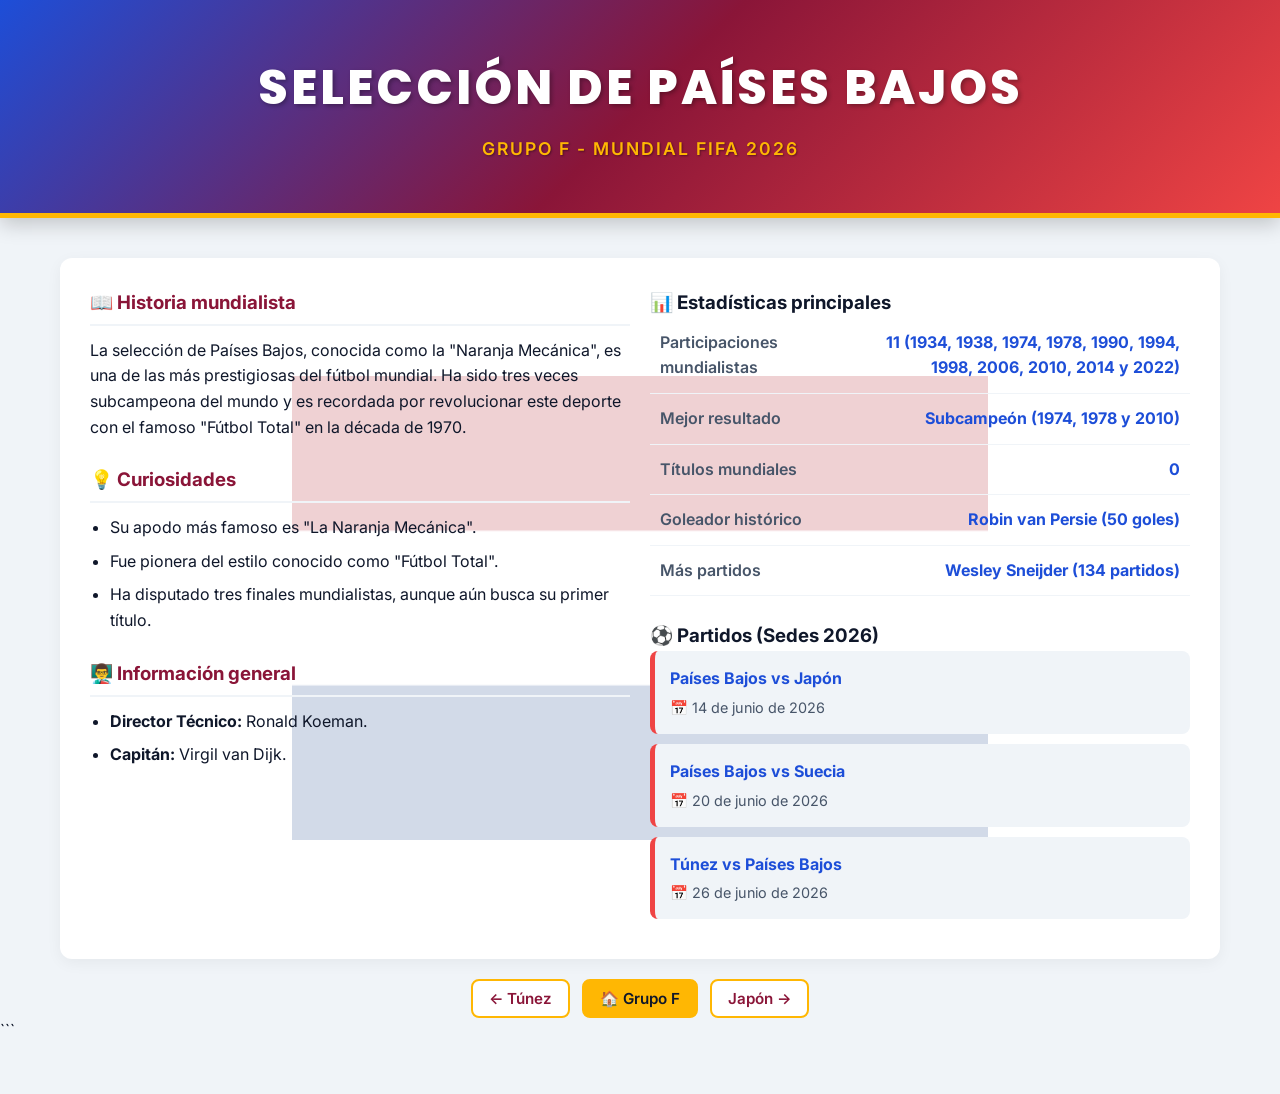
<file: Grupo_F/paginas/paisesBajos.html>
<!DOCTYPE html>
<html lang="es">

<head>
    <meta charset="UTF-8">
    <meta name="viewport" content="width=device-width, initial-scale=1.0">
    <title>Mundial 2026 - Países Bajos</title>

    <link rel="preconnect" href="https://fonts.googleapis.com">
    <link rel="preconnect" href="https://fonts.gstatic.com" crossorigin>

    <link href="https://fonts.googleapis.com/css2?family=Inter:wght@400;500;600&family=Poppins:wght@600;700&display=swap" rel="stylesheet">

    <link rel="stylesheet" href="grupoF.css">
</head>

<body class="pagina-pais paises-bajos">

    <header class="header-grupo">
        <h1>SELECCIÓN DE PAÍSES BAJOS</h1>
        <p class="subtitulo">Grupo F - Mundial FIFA 2026</p>
    </header>

    <main class="contenedor-principal">

        <section class="grid-modal-layout"
            style="background: white; padding: 30px; border-radius: 12px;
                   box-shadow: 0 4px 15px rgba(0,0,0,0.05);
                   display: grid; gap: 20px;">

            <!-- Columna izquierda -->
            <div class="columna-narrativa">

                <h3>📖 Historia mundialista</h3>

                <p>
                    La selección de Países Bajos, conocida como la "Naranja Mecánica",
                    es una de las más prestigiosas del fútbol mundial. Ha sido tres veces
                    subcampeona del mundo y es recordada por revolucionar este deporte con
                    el famoso "Fútbol Total" en la década de 1970.
                </p>

                <h3>💡 Curiosidades</h3>

                <ul class="lista-curiosidades">
                    <li>Su apodo más famoso es "La Naranja Mecánica".</li>
                    <li>Fue pionera del estilo conocido como "Fútbol Total".</li>
                    <li>Ha disputado tres finales mundialistas, aunque aún busca su primer título.</li>
                </ul>

                <h3>👨‍🏫 Información general</h3>

                <ul class="lista-curiosidades">
                    <li><strong>Director Técnico:</strong> Ronald Koeman.</li>
                    <li><strong>Capitán:</strong> Virgil van Dijk.</li>
                </ul>

            </div>

            <!-- Columna derecha -->
            <div class="columna-tecnica">

                <h3>📊 Estadísticas principales</h3>

                <table class="tabla-estadisticas">

                    <tr>
                        <td>Participaciones mundialistas</td>
                        <td>11 (1934, 1938, 1974, 1978, 1990, 1994, 1998, 2006, 2010, 2014 y 2022)</td>
                    </tr>

                    <tr>
                        <td>Mejor resultado</td>
                        <td>Subcampeón (1974, 1978 y 2010)</td>
                    </tr>

                    <tr>
                        <td>Títulos mundiales</td>
                        <td>0</td>
                    </tr>

                    <tr>
                        <td>Goleador histórico</td>
                        <td>Robin van Persie (50 goles)</td>
                    </tr>

                    <tr>
                        <td>Más partidos</td>
                        <td>Wesley Sneijder (134 partidos)</td>
                    </tr>

                </table>

                <h3>⚽ Partidos (Sedes 2026)</h3>

                <ul class="lista-partidos">

                    <li>
                        <strong>Países Bajos vs Japón</strong>
                        <span>📅 14 de junio de 2026</span>
                    </li>

                    <li>
                        <strong>Países Bajos vs Suecia</strong>
                        <span>📅 20 de junio de 2026</span>
                    </li>

                    <li>
                        <strong>Túnez vs Países Bajos</strong>
                        <span>📅 26 de junio de 2026</span>
                    </li>

                </ul>

            </div>

        </section>

        <div class="navegacion-paises">

            <button class="btn-nav"
                onclick="window.location.href='tunez.html'">
                ← Túnez
            </button>

            <button class="btn-volver"
                onclick="window.location.href='grupoF.html'">
                🏠 Grupo F
            </button>

            <button class="btn-nav"
                onclick="window.location.href='japon.html'">
                Japón →
            </button>

        </div>

    </main>

</body>

</html>
```
</file>
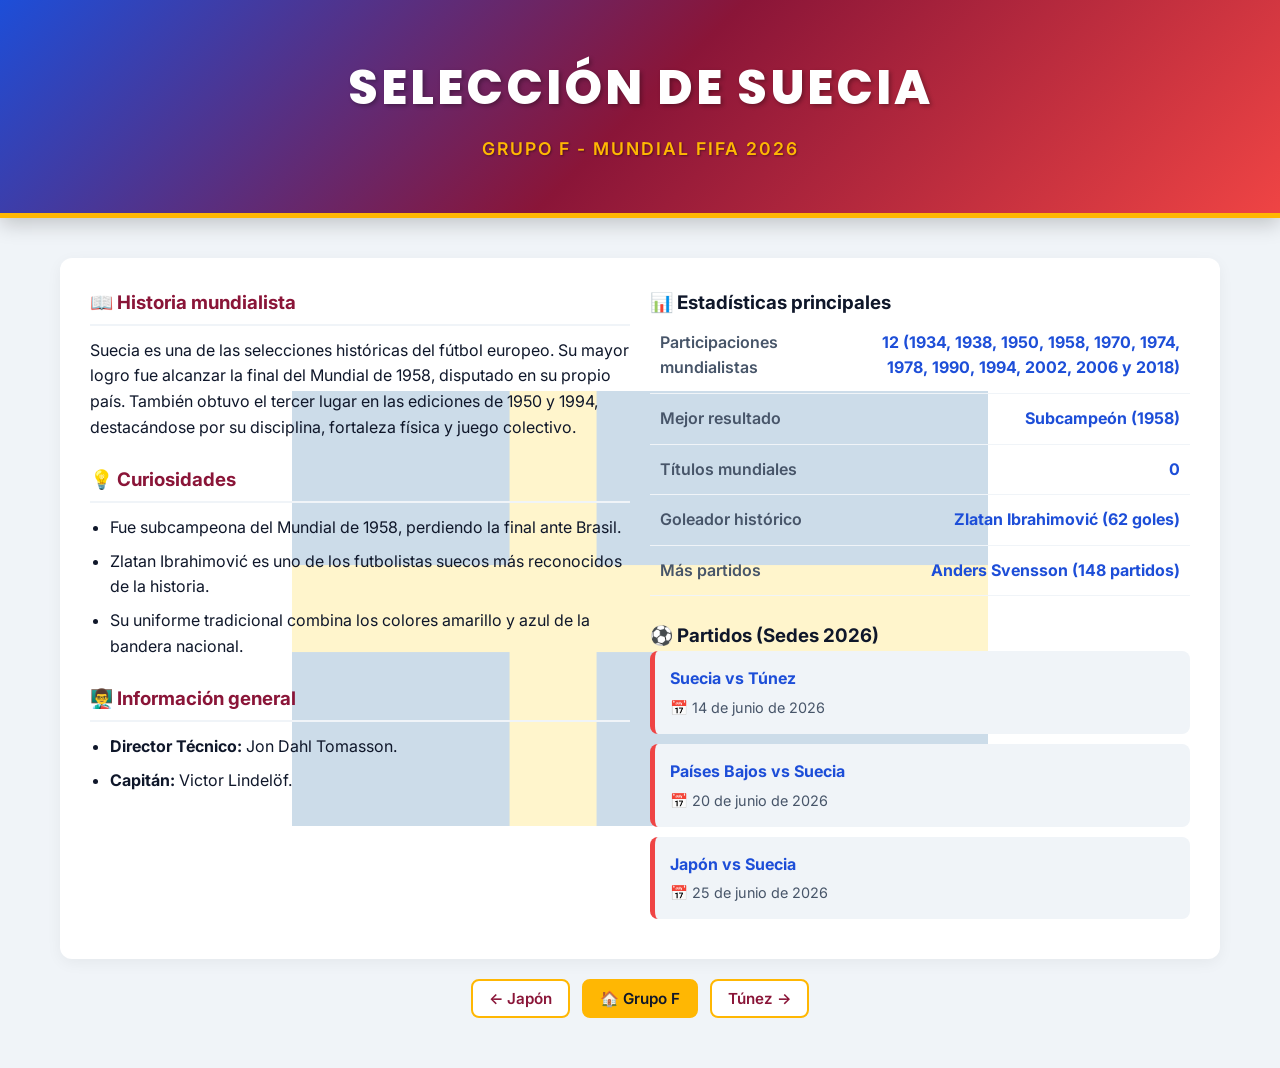
<file: Grupo_F/paginas/suecia.html>
<!DOCTYPE html>
<html lang="es">

<head>
    <meta charset="UTF-8">
    <meta name="viewport" content="width=device-width, initial-scale=1.0">
    <title>Mundial 2026 - Suecia</title>

    <link rel="preconnect" href="https://fonts.googleapis.com">
    <link rel="preconnect" href="https://fonts.gstatic.com" crossorigin>

    <link href="https://fonts.googleapis.com/css2?family=Inter:wght@400;500;600&family=Poppins:wght@600;700&display=swap" rel="stylesheet">

    <link rel="stylesheet" href="grupoF.css">
</head>

<body class="pagina-pais suecia">

    <header class="header-grupo">
        <h1>SELECCIÓN DE SUECIA</h1>
        <p class="subtitulo">Grupo F - Mundial FIFA 2026</p>
    </header>

    <main class="contenedor-principal">

        <section class="grid-modal-layout"
            style="background: white; padding: 30px; border-radius: 12px;
                   box-shadow: 0 4px 15px rgba(0,0,0,0.05);
                   display: grid; gap: 20px;">

            <!-- Columna izquierda -->
            <div class="columna-narrativa">

                <h3>📖 Historia mundialista</h3>

                <p>
                    Suecia es una de las selecciones históricas del fútbol europeo.
                    Su mayor logro fue alcanzar la final del Mundial de 1958,
                    disputado en su propio país. También obtuvo el tercer lugar
                    en las ediciones de 1950 y 1994, destacándose por su disciplina,
                    fortaleza física y juego colectivo.
                </p>

                <h3>💡 Curiosidades</h3>

                <ul class="lista-curiosidades">
                    <li>Fue subcampeona del Mundial de 1958, perdiendo la final ante Brasil.</li>
                    <li>Zlatan Ibrahimović es uno de los futbolistas suecos más reconocidos de la historia.</li>
                    <li>Su uniforme tradicional combina los colores amarillo y azul de la bandera nacional.</li>
                </ul>

                <h3>👨‍🏫 Información general</h3>

                <ul class="lista-curiosidades">
                    <li><strong>Director Técnico:</strong> Jon Dahl Tomasson.</li>
                    <li><strong>Capitán:</strong> Victor Lindelöf.</li>
                </ul>

            </div>

            <!-- Columna derecha -->
            <div class="columna-tecnica">

                <h3>📊 Estadísticas principales</h3>

                <table class="tabla-estadisticas">

                    <tr>
                        <td>Participaciones mundialistas</td>
                        <td>12 (1934, 1938, 1950, 1958, 1970, 1974, 1978, 1990, 1994, 2002, 2006 y 2018)</td>
                    </tr>

                    <tr>
                        <td>Mejor resultado</td>
                        <td>Subcampeón (1958)</td>
                    </tr>

                    <tr>
                        <td>Títulos mundiales</td>
                        <td>0</td>
                    </tr>

                    <tr>
                        <td>Goleador histórico</td>
                        <td>Zlatan Ibrahimović (62 goles)</td>
                    </tr>

                    <tr>
                        <td>Más partidos</td>
                        <td>Anders Svensson (148 partidos)</td>
                    </tr>

                </table>

                <h3>⚽ Partidos (Sedes 2026)</h3>

                <ul class="lista-partidos">

                    <li>
                        <strong>Suecia vs Túnez</strong>
                        <span>📅 14 de junio de 2026</span>
                    </li>

                    <li>
                        <strong>Países Bajos vs Suecia</strong>
                        <span>📅 20 de junio de 2026</span>
                    </li>

                    <li>
                        <strong>Japón vs Suecia</strong>
                        <span>📅 25 de junio de 2026</span>
                    </li>

                </ul>

            </div>

        </section>

        <div class="navegacion-paises">

            <button class="btn-nav"
                onclick="window.location.href='japon.html'">
                ← Japón
            </button>

            <button class="btn-volver"
                onclick="window.location.href='grupoF.html'">
                🏠 Grupo F
            </button>

            <button class="btn-nav"
                onclick="window.location.href='tunez.html'">
                Túnez →
            </button>

        </div>

    </main>

</body>

</html>
</file>
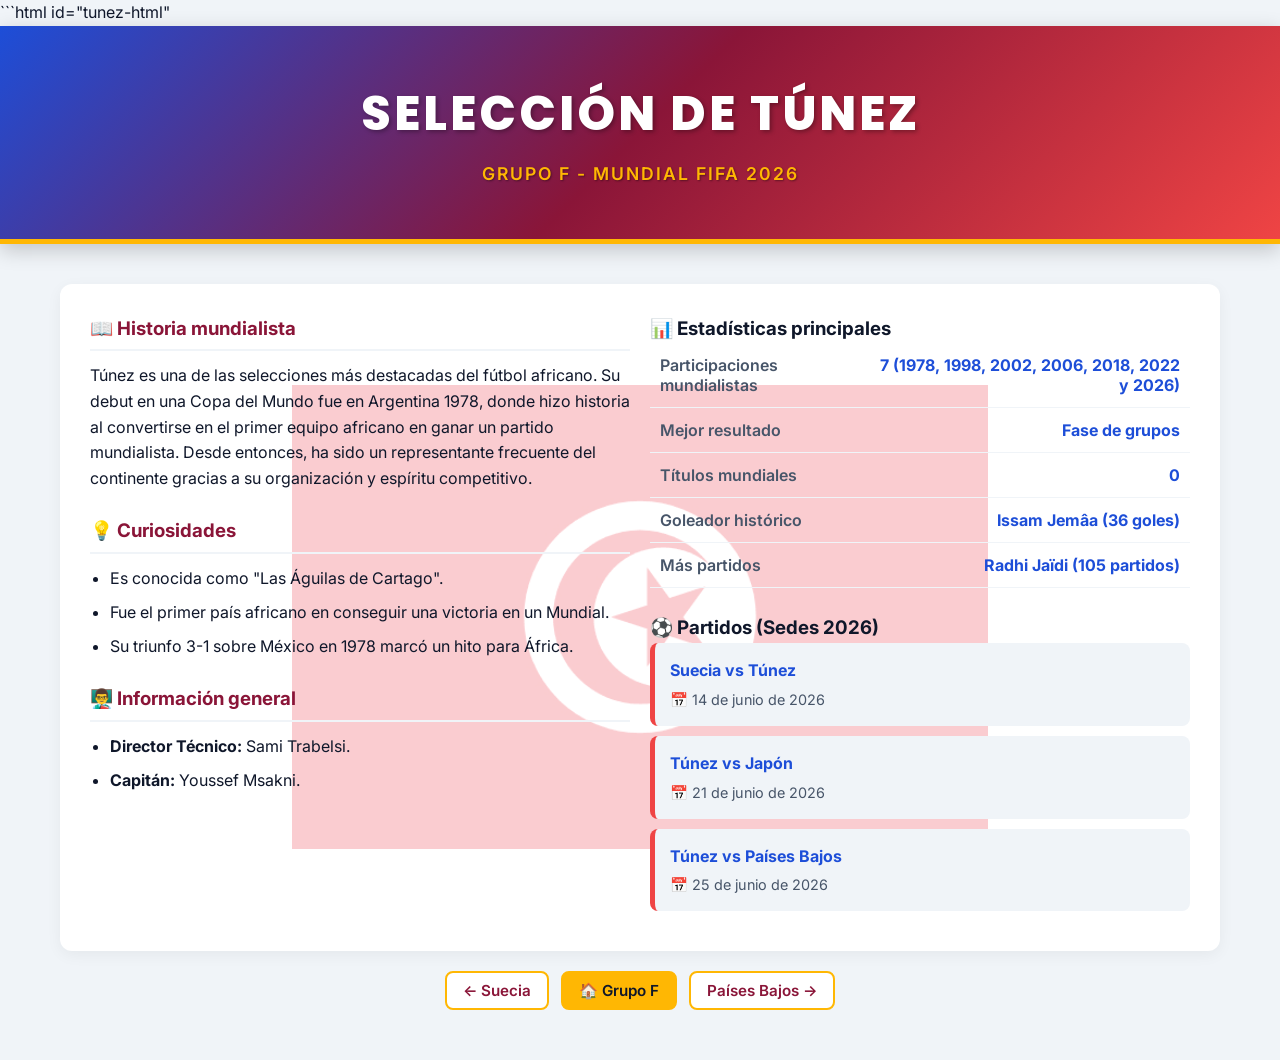
<file: Grupo_F/paginas/tunez.html>
```html id="tunez-html"
<!DOCTYPE html>
<html lang="es">

<head>
    <meta charset="UTF-8">
    <meta name="viewport" content="width=device-width, initial-scale=1.0">
    <title>Mundial 2026 - Túnez</title>

    <link rel="preconnect" href="https://fonts.googleapis.com">
    <link rel="preconnect" href="https://fonts.gstatic.com" crossorigin>

    <link href="https://fonts.googleapis.com/css2?family=Inter:wght@400;500;600&family=Poppins:wght@600;700&display=swap" rel="stylesheet">

    <link rel="stylesheet" href="grupoF.css">
</head>

<body class="pagina-pais tunez">

    <header class="header-grupo">
        <h1>SELECCIÓN DE TÚNEZ</h1>
        <p class="subtitulo">Grupo F - Mundial FIFA 2026</p>
    </header>

    <main class="contenedor-principal">

        <section class="grid-modal-layout"
            style="background: white; padding: 30px; border-radius: 12px;
                   box-shadow: 0 4px 15px rgba(0,0,0,0.05);
                   display: grid; gap: 20px;">

            <!-- Columna izquierda -->
            <div class="columna-narrativa">

                <h3>📖 Historia mundialista</h3>

                <p>
                    Túnez es una de las selecciones más destacadas del fútbol africano.
                    Su debut en una Copa del Mundo fue en Argentina 1978, donde hizo
                    historia al convertirse en el primer equipo africano en ganar un
                    partido mundialista. Desde entonces, ha sido un representante
                    frecuente del continente gracias a su organización y espíritu competitivo.
                </p>

                <h3>💡 Curiosidades</h3>

                <ul class="lista-curiosidades">
                    <li>Es conocida como "Las Águilas de Cartago".</li>
                    <li>Fue el primer país africano en conseguir una victoria en un Mundial.</li>
                    <li>Su triunfo 3-1 sobre México en 1978 marcó un hito para África.</li>
                </ul>

                <h3>👨‍🏫 Información general</h3>

                <ul class="lista-curiosidades">
                    <li><strong>Director Técnico:</strong> Sami Trabelsi.</li>
                    <li><strong>Capitán:</strong> Youssef Msakni.</li>
                </ul>

            </div>

            <!-- Columna derecha -->
            <div class="columna-tecnica">

                <h3>📊 Estadísticas principales</h3>

                <table class="tabla-estadisticas">

                    <tr>
                        <td>Participaciones mundialistas</td>
                        <td>7 (1978, 1998, 2002, 2006, 2018, 2022 y 2026)</td>
                    </tr>

                    <tr>
                        <td>Mejor resultado</td>
                        <td>Fase de grupos</td>
                    </tr>

                    <tr>
                        <td>Títulos mundiales</td>
                        <td>0</td>
                    </tr>

                    <tr>
                        <td>Goleador histórico</td>
                        <td>Issam Jemâa (36 goles)</td>
                    </tr>

                    <tr>
                        <td>Más partidos</td>
                        <td>Radhi Jaïdi (105 partidos)</td>
                    </tr>

                </table>

                <h3>⚽ Partidos (Sedes 2026)</h3>

                <ul class="lista-partidos">

                    <li>
                        <strong>Suecia vs Túnez</strong>
                        <span>📅 14 de junio de 2026</span>
                    </li>

                    <li>
                        <strong>Túnez vs Japón</strong>
                        <span>📅 21 de junio de 2026</span>
                    </li>

                    <li>
                        <strong>Túnez vs Países Bajos</strong>
                        <span>📅 25 de junio de 2026</span>
                    </li>

                </ul>

            </div>

        </section>

        <div class="navegacion-paises">

            <button class="btn-nav"
                onclick="window.location.href='suecia.html'">
                ← Suecia
            </button>

            <button class="btn-volver"
                onclick="window.location.href='grupoF.html'">
                🏠 Grupo F
            </button>

            <button class="btn-nav"
                onclick="window.location.href='paisesBajos.html'">
                Países Bajos →
            </button>

        </div>

    </main>

</body>

</html>
</file>
<file: Grupo_F/grupoF.css>
/* Variables de Diseño: Versión Fiesta Mundialista (Más Colorida) */
:root {
    --color-mundial-vino: #8a1538;     /* Se mantiene para detalles elegantes */
    --color-mundial-dorado: #ffb703;   /* Un dorado más brillante y encendido */
    --color-azul-fiesta: #1d4ed8;      /* Azul vivo y enérgico para el encabezado */
    --color-rojo-vivo: #ef4444;        /* Rojo vibrante para detalles dinámicos */
    --color-texto-oscuro: #0f172a;     /* Azul oscuro para excelente lectura */
    --color-fondo-pagina: #f0f4f8;     /* Un gris azulado muy limpio que hace resaltar los colores */
    --color-blanco: #ffffff;
    
    --fuente-titulos: 'Poppins', sans-serif;
    --fuente-cuerpo: 'Inter', sans-serif;
    
    --shadow-tarjeta: 0 10px 25px rgba(29, 78, 216, 0.08); /* Sombra con un toque azul */
    --border-radius-cromo: 16px;       /* Bordes un poco más modernos y redondeados */
}

/* Estilos Generales */
* {
    box-sizing: border-box;
    margin: 0;
    padding: 0;
}

body {
    background-color: var(--color-fondo-pagina);
    font-family: var(--fuente-cuerpo);
    color: var(--color-texto-oscuro);
    line-height: 1.6;
    padding-bottom: 50px;
}

/* Encabezado Principal Colorido y Deportivo */
.header-grupo {
    /* Un degradado moderno entre el azul deportivo, el vino y el rojo vivo */
    background: linear-gradient(135deg, var(--color-azul-fiesta) 0%, var(--color-mundial-vino) 50%, var(--color-rojo-vivo) 100%);
    color: var(--color-blanco);
    text-align: center;
    padding: 50px 20px;
    margin-bottom: 40px;
    position: relative;
    overflow: hidden;
    box-shadow: 0 6px 20px rgba(0, 0, 0, 0.2);
    border-bottom: 5px solid var(--color-mundial-dorado); /* Línea dorada brillante abajo */
}

.header-grupo h1 {
    font-family: var(--fuente-titulos);
    font-size: 3rem;
    font-weight: 800;
    letter-spacing: 3px;
    margin-bottom: 8px;
    text-shadow: 2px 2px 4px rgba(0, 0, 0, 0.3); /* Sombra al texto para que resalte */
}

.header-grupo .subtitulo {
    font-size: 1.1rem;
    color: var(--color-mundial-dorado);
    font-weight: 600;
    text-transform: uppercase;
    letter-spacing: 2px;
    text-shadow: 1px 1px 2px rgba(0, 0, 0, 0.4);
}

/* Contenedor de la Maquetación (Corregido para laptops) */
.contenedor-principal {
    max-width: 1240px; /* Un poquito más ancho para dar holgura */
    margin: 0 auto;
    padding: 0 40px; /* Más espacio blanco de seguridad a los lados */
}

/* Grid de Cromos (Corregido con más espacio) */
.seccion-cromos {
    display: grid;
    grid-template-columns: repeat(auto-fit, minmax(250px, 1fr));
    gap: 40px; /* Incrementamos la separación horizontal y vertical */
}

/* Tarjeta Estilo Cromo */
.cromo-pais {
    background-color: var(--color-blanco);
    border: 2px solid var(--color-mundial-dorado); /* Marco dorado de cromo */
    border-radius: var(--border-radius-cromo);
    overflow: hidden;
    box-shadow: var(--shadow-tarjeta);
    transition: transform 0.3s ease, box-shadow 0.3s ease;
}

/* Efecto al pasar el mouse por encima */
.cromo-pais:hover {
    transform: translateY(-5px);
    box-shadow: 0 8px 20px rgba(138, 21, 56, 0.15);
}

/* Contenedor de la Bandera */
.cromo-imagen {
    position: relative;
    width: 100%;
    height: 160px;
    background-color: #eaeaea;
}

.cromo-imagen .bandera {
    width: 100%;
    height: 100%;
    object-fit: cover; /* Evita que las banderas se deformen */
}

/* Etiqueta de la Confederación */
.badge-confederacion {
    position: absolute;
    bottom: 10px;
    right: 10px;
    background-color: var(--color-mundial-vino);
    color: var(--color-blanco);
    font-size: 0.75rem;
    font-weight: 600;
    padding: 4px 10px;
    border-radius: 20px;
    border: 1px solid var(--color-mundial-dorado);
}

/* Cuerpo de la Tarjeta */
.cromo-contenido {
    padding: 24px 20px; /* Más espacio arriba y abajo del título */
    text-align: center;
}

.info-estatica p {
    margin-bottom: 12px; /* Más separación entre la línea de DT y la de Capitán */
    color: var(--color-texto-oscuro);
}

.cromo-contenido h3 {
    font-family: var(--fuente-titulos);
    font-size: 1.3rem;
    color: var(--color-mundial-vino);
    margin-bottom: 15px;
    letter-spacing: 0.5px;
    border-bottom: 2px solid var(--color-fondo-pagina);
    padding-bottom: 8px;
}

/* Información Estática */
.info-estatica {
    text-align: left;
    font-size: 0.9rem;
}

.info-estatica p {
    margin-bottom: 8px;
    color: var(--color-texto-oscuro);
}

.info-estatica strong {
    color: var(--color-texto-mutado);
    font-weight: 500;
}
</file>
<file: Grupo K/paginas/grupoK.css>
:root {
    --color-mundial-vino: #8a1538;
    --color-mundial-dorado: #ffb703;
    --color-azul-fiesta: #1d4ed8;
    --color-rojo-vivo: #ef4444;
    --color-texto-oscuro: #0f172a;
    --color-fondo-pagina: #f0f4f8;
    --color-blanco: #ffffff;
    --color-texto-mutado: #475569;
    --fuente-titulos: 'Poppins', sans-serif;
    --fuente-cuerpo: 'Inter', sans-serif;
    --shadow-tarjeta: 0 10px 25px rgba(29, 78, 216, 0.08);
    --border-radius-cromo: 16px;
}

* {
    box-sizing: border-box;
    margin: 0;
    padding: 0;
}

body {
    background-color: var(--color-fondo-pagina);
    font-family: var(--fuente-cuerpo);
    color: var(--color-texto-oscuro);
    line-height: 1.6;
    padding-bottom: 50px;
}

.header-grupo {
    background: linear-gradient(135deg, var(--color-azul-fiesta) 0%, var(--color-mundial-vino) 50%, var(--color-rojo-vivo) 100%);
    color: var(--color-blanco);
    text-align: center;
    padding: 50px 20px;
    margin-bottom: 40px;
    position: relative;
    overflow: hidden;
    box-shadow: 0 6px 20px rgba(0, 0, 0, 0.2);
    border-bottom: 5px solid var(--color-mundial-dorado);
}

.header-grupo h1 {
    font-family: var(--fuente-titulos);
    font-size: 3rem;
    font-weight: 800;
    letter-spacing: 3px;
    margin-bottom: 8px;
    text-shadow: 2px 2px 4px rgba(0, 0, 0, 0.3);
}

.header-grupo .subtitulo {
    font-size: 1.1rem;
    color: var(--color-mundial-dorado);
    font-weight: 600;
    text-transform: uppercase;
    letter-spacing: 2px;
    text-shadow: 1px 1px 2px rgba(0, 0, 0, 0.4);
}

.contenedor-principal {
    max-width: 1240px;
    margin: 0 auto;
    padding: 0 40px;
}

.seccion-cromos {
    display: grid;
    grid-template-columns: repeat(auto-fit, minmax(250px, 1fr));
    gap: 40px;
}

.cromo-pais {
    background-color: var(--color-blanco);
    border: 2px solid var(--color-mundial-dorado);
    border-radius: var(--border-radius-cromo);
    overflow: hidden;
    box-shadow: var(--shadow-tarjeta);
    transition: transform 0.3s ease, box-shadow 0.3s ease;
    cursor: pointer;
}

.cromo-pais:hover {
    transform: translateY(-5px);
    box-shadow: 0 8px 20px rgba(138, 21, 56, 0.15);
}

.cromo-imagen {
    position: relative;
    width: 100%;
    height: 160px;
    background-color: #eaeaea;
}

.cromo-imagen .bandera {
    width: 100%;
    height: 100%;
    object-fit: cover;
}

.badge-confederacion {
    position: absolute;
    bottom: 10px;
    right: 10px;
    background-color: var(--color-mundial-vino);
    color: var(--color-blanco);
    font-size: 0.75rem;
    font-weight: 600;
    padding: 4px 10px;
    border-radius: 20px;
    border: 1px solid var(--color-mundial-dorado);
}

.cromo-contenido {
    padding: 24px 20px;
    text-align: center;
}

.cromo-contenido h3 {
    font-family: var(--fuente-titulos);
    font-size: 1.3rem;
    color: var(--color-mundial-vino);
    margin-bottom: 15px;
    letter-spacing: 0.5px;
    border-bottom: 2px solid var(--color-fondo-pagina);
    padding-bottom: 8px;
}

.info-estatica {
    text-align: left;
    font-size: 0.9rem;
}

.info-estatica p {
    margin-bottom: 12px;
    color: var(--color-texto-oscuro);
}

.info-estatica strong {
    color: var(--color-texto-mutado);
    font-weight: 500;
}

.modal-overlay {
    display: none;
    position: fixed;
    top: 0;
    left: 0;
    width: 100%;
    height: 100%;
    background-color: rgba(15, 23, 42, 0.75);
    backdrop-filter: blur(4px);
    z-index: 1000;
    justify-content: center;
    align-items: center;
    opacity: 0;
    transition: opacity 0.3s ease;
}

.modal-overlay.activo {
    display: flex;
    opacity: 1;
}

.modal-contenido {
    background-color: var(--color-blanco);
    width: 95%;
    max-width: 1100px;
    border-radius: var(--border-radius-cromo);
    border: 3px solid var(--color-mundial-dorado);
    position: relative;
    max-height: 90vh;
    overflow-y: auto;
    box-shadow: 0 20px 50px rgba(0, 0, 0, 0.4);
    transform: scale(0.8);
    transition: transform 0.3s ease;
}

.modal-overlay.activo .modal-contenido {
    transform: scale(1);
}

.modal-header {
    background: linear-gradient(135deg, var(--color-azul-fiesta) 0%, var(--color-mundial-vino) 100%);
    color: var(--color-blanco);
    padding: 25px;
    text-align: center;
}

.modal-header h2 {
    font-family: var(--fuente-titulos);
    font-size: 1.8rem;
    letter-spacing: 2px;
}

.cerrar-modal {
    position: absolute;
    top: 15px;
    right: 20px;
    font-size: 2.2rem;
    color: var(--color-blanco);
    cursor: pointer;
    font-weight: bold;
    z-index: 10;
    transition: color 0.2s;
}

.cerrar-modal:hover {
    color: var(--color-mundial-dorado);
}

.modal-body {
    padding: 30px;
}

.grid-modal-layout {
    display: grid;
    grid-template-columns: 1fr;
    gap: 30px;
}

@media (min-width: 850px) {
    .grid-modal-layout {
        grid-template-columns: 1fr 1fr;
    }
}

.modal-body h3 {
    color: var(--color-mundial-vino);
    border-bottom: 2px solid var(--color-fondo-pagina);
    padding-bottom: 6px;
    margin-top: 30px;
    margin-bottom: 12px;
    font-family: var(--fuente-titulos);
    font-size: 1.25rem;
}

.modal-body h3:first-of-type {
    margin-top: 0;
}

.modal-body p {
    font-size: 1rem;
    line-height: 1.6;
    text-align: justify;
    color: var(--color-texto-oscuro);
    margin-bottom: 15px;
}

.lista-curiosidades {
    padding-left: 20px;
    font-size: 1rem;
    margin-bottom: 15px;
    color: var(--color-texto-oscuro);
}

.lista-curiosidades li {
    margin-bottom: 8px;
}

.stats-grid {
    display: grid;
    grid-template-columns: repeat(auto-fit, minmax(110px, 1fr));
    gap: 15px;
    margin-bottom: 25px;
}

.stat-card {
    background: var(--color-fondo-pagina);
    padding: 15px 10px;
    border-radius: 12px;
    text-align: center;
    border-bottom: 4px solid var(--color-mundial-dorado);
    box-shadow: var(--shadow-tarjeta);
    transition: transform 0.2s;
}

.stat-card:hover {
    transform: translateY(-3px);
}

.stat-value {
    display: block;
    font-size: 1.5rem;
    font-weight: 800;
    color: var(--color-azul-fiesta);
    margin-bottom: 5px;
}

.stat-label {
    display: block;
    font-size: 0.75rem;
    color: var(--color-texto-mutado);
    text-transform: uppercase;
    font-weight: 700;
    letter-spacing: 0.5px;
}

.lista-partidos {
    list-style: none;
    padding: 0;
}

.lista-partidos li {
    background: var(--color-fondo-pagina);
    margin-bottom: 10px;
    padding: 15px;
    border-radius: 8px;
    border-left: 5px solid var(--color-rojo-vivo);
    display: flex;
    flex-direction: column;
    gap: 4px;
}

.lista-partidos li strong {
    color: var(--color-azul-fiesta);
    font-size: 1.05rem;
    font-family: var(--fuente-titulos);
}

.lista-partidos li span {
    font-size: 0.9rem;
    color: var(--color-texto-mutado);
}

.navbar {
    display: flex;
    justify-content: space-between;
    align-items: center;
    padding: 15px 40px;
    background-color: #ffffff;
    box-shadow: 0 4px 15px rgba(15, 23, 42, 0.05);
    position: sticky;
    top: 0;
    z-index: 100;
}

.navbar-brand {
    font-family: 'Poppins', sans-serif;
    font-size: 1.5rem;
    font-weight: 800;
    color: #8a1538;
    text-decoration: none;
    letter-spacing: 1px;
}

.navbar-nav {
    display: flex;
    align-items: center;
    list-style: none;
    gap: 35px;
    margin: 0;
    padding: 0;
}

.navbar-link {
    font-family: 'Inter', sans-serif;
    font-size: 0.95rem;
    font-weight: 600;
    color: #475569;
    text-decoration: none;
    transition: color 0.2s ease;
    position: relative;
    padding: 5px 0;
}

.navbar-link:hover,
.navbar-link.active {
    color: #8a1538;
}

.navbar-link.active::after {
    content: '';
    position: absolute;
    bottom: -2px;
    left: 0;
    width: 100%;
    height: 3px;
    background-color: #8a1538;
    border-radius: 2px;
}
</file>
<file: Grupo_A/paginas/grupoA.css>
/* Variables de Diseño: Versión Fiesta Mundialista (Más Colorida) */
:root {
    --color-mundial-vino: #8a1538;
    /* Se mantiene para detalles elegantes */
    --color-mundial-dorado: #ffb703;
    /* Un dorado más brillante y encendido */
    --color-azul-fiesta: #1d4ed8;
    /* Azul vivo y enérgico para el encabezado */
    --color-rojo-vivo: #ef4444;
    /* Rojo vibrante para detalles dinámicos */
    --color-texto-oscuro: #0f172a;
    /* Azul oscuro para excelente lectura */
    --color-fondo-pagina: #f0f4f8;
    /* Un gris azulado muy limpio que hace resaltar los colores */
    --color-blanco: #ffffff;

    --fuente-titulos: 'Poppins', sans-serif;
    --fuente-cuerpo: 'Inter', sans-serif;

    --shadow-tarjeta: 0 10px 25px rgba(29, 78, 216, 0.08);
    /* Sombra con un toque azul */
    --border-radius-cromo: 16px;
    /* Bordes un poco más modernos y redondeados */
}

/* Estilos Generales */
* {
    box-sizing: border-box;
    margin: 0;
    padding: 0;
}

body {
    background-color: var(--color-fondo-pagina);
    font-family: var(--fuente-cuerpo);
    color: var(--color-texto-oscuro);
    line-height: 1.6;
    padding-bottom: 50px;
}

/* Encabezado Principal Colorido y Deportivo */
.header-grupo {
    /* Un degradado moderno entre el azul deportivo, el vino y el rojo vivo */
    background: linear-gradient(135deg, var(--color-azul-fiesta) 0%, var(--color-mundial-vino) 50%, var(--color-rojo-vivo) 100%);
    color: var(--color-blanco);
    text-align: center;
    padding: 50px 20px;
    margin-bottom: 40px;
    position: relative;
    overflow: hidden;
    box-shadow: 0 6px 20px rgba(0, 0, 0, 0.2);
    border-bottom: 5px solid var(--color-mundial-dorado);
    /* Línea dorada brillante abajo */
}

.header-grupo h1 {
    font-family: var(--fuente-titulos);
    font-size: 3rem;
    font-weight: 800;
    letter-spacing: 3px;
    margin-bottom: 8px;
    text-shadow: 2px 2px 4px rgba(0, 0, 0, 0.3);
    /* Sombra al texto para que resalte */
}

.header-grupo .subtitulo {
    font-size: 1.1rem;
    color: var(--color-mundial-dorado);
    font-weight: 600;
    text-transform: uppercase;
    letter-spacing: 2px;
    text-shadow: 1px 1px 2px rgba(0, 0, 0, 0.4);
}

/* Contenedor de la Maquetación (Corregido para laptops) */
.contenedor-principal {
    max-width: 1240px;
    /* Un poquito más ancho para dar holgura */
    margin: 0 auto;
    padding: 0 40px;
    /* Más espacio blanco de seguridad a los lados */
}

/* Grid de Cromos (Corregido con más espacio) */
.seccion-cromos {
    display: grid;
    grid-template-columns: repeat(auto-fit, minmax(250px, 1fr));
    gap: 40px;
    /* Incrementamos la separación horizontal y vertical */
}

/* Tarjeta Estilo Cromo */
.cromo-pais {
    background-color: var(--color-blanco);
    border: 2px solid var(--color-mundial-dorado);
    /* Marco dorado de cromo */
    border-radius: var(--border-radius-cromo);
    overflow: hidden;
    box-shadow: var(--shadow-tarjeta);
    transition: transform 0.3s ease, box-shadow 0.3s ease;
}

/* Efecto al pasar el mouse por encima */
.cromo-pais:hover {
    transform: translateY(-5px);
    box-shadow: 0 8px 20px rgba(138, 21, 56, 0.15);
}

/* Contenedor de la Bandera */
.cromo-imagen {
    position: relative;
    width: 100%;
    height: 160px;
    background-color: #eaeaea;
}

.cromo-imagen .bandera {
    width: 100%;
    height: 100%;
    object-fit: cover;
    /* Evita que las banderas se deformen */
}

/* Etiqueta de la Confederación */
.badge-confederacion {
    position: absolute;
    bottom: 10px;
    right: 10px;
    background-color: var(--color-mundial-vino);
    color: var(--color-blanco);
    font-size: 0.75rem;
    font-weight: 600;
    padding: 4px 10px;
    border-radius: 20px;
    border: 1px solid var(--color-mundial-dorado);
}

/* Cuerpo de la Tarjeta */
.cromo-contenido {
    padding: 24px 20px;
    /* Más espacio arriba y abajo del título */
    text-align: center;
}

.info-estatica p {
    margin-bottom: 12px;
    /* Más separación entre la línea de DT y la de Capitán */
    color: var(--color-texto-oscuro);
}

.cromo-contenido h3 {
    font-family: var(--fuente-titulos);
    font-size: 1.3rem;
    color: var(--color-mundial-vino);
    margin-bottom: 15px;
    letter-spacing: 0.5px;
    border-bottom: 2px solid var(--color-fondo-pagina);
    padding-bottom: 8px;
}

/* Información Estática */
.info-estatica {
    text-align: left;
    font-size: 0.9rem;
}

.info-estatica p {
    margin-bottom: 8px;
    color: var(--color-texto-oscuro);
}

.info-estatica strong {
    color: var(--color-texto-mutado);
    font-weight: 500;
}

/* Indicador visual de que la tarjeta es clickeable */
.cromo-pais {
    cursor: pointer;
}

/* =========================================
   ESTILOS DEL MODAL (VENTANA EMERGENTE)
   ========================================= */

.modal-overlay {
    display: none;
    /* Oculto por defecto */
    position: fixed;
    top: 0;
    left: 0;
    width: 100%;
    height: 100%;
    background-color: rgba(15, 23, 42, 0.7);
    /* Fondo oscuro semitransparente */
    backdrop-filter: blur(4px);
    /* Efecto cristalino */
    z-index: 1000;
    justify-content: center;
    align-items: center;
    opacity: 0;
    transition: opacity 0.3s ease;
}

/* Clase que activa la visibilidad del modal */
.modal-overlay.activo {
    display: flex;
    opacity: 1;
}

.modal-contenido {
    background-color: var(--color-blanco);
    width: 90%;
    max-width: 1500px;
    border-radius: var(--border-radius-cromo);
    box-shadow: 0 20px 50px rgba(0, 0, 0, 0.4);
    border: 3px solid var(--color-mundial-dorado);
    position: relative;
    transform: scale(0.8);
    transition: transform 0.3s ease;
    overflow: hidden;
    max-height: 90vh;
    overflow-y: auto;
    /* Permite hacer scroll si hay mucho contenido */
}

/* Animación de entrada de la caja */
.modal-overlay.activo .modal-contenido {
    transform: scale(1);
}

.cerrar-modal {
    position: absolute;
    top: 15px;
    right: 20px;
    font-size: 2.2rem;
    color: var(--color-blanco);
    cursor: pointer;
    font-weight: bold;
    transition: color 0.2s;
    z-index: 10;
}

.cerrar-modal:hover {
    color: var(--color-mundial-dorado);
}

.modal-header {
    background: linear-gradient(135deg, var(--color-azul-fiesta) 0%, var(--color-mundial-vino) 100%);
    color: var(--color-blanco);
    padding: 30px 20px;
    text-align: center;
}

.modal-header h2 {
    font-family: var(--fuente-titulos);
    font-size: 2rem;
    margin: 0;
    letter-spacing: 2px;
}

.modal-body {
    padding: 30px;
}

.modal-body h3 {
    color: var(--color-mundial-vino);
    border-bottom: 2px solid var(--color-fondo-pagina);
    padding-bottom: 8px;
    margin-bottom: 15px;
    margin-top: 25px;
    font-family: var(--fuente-titulos);
    font-size: 1.2rem;
}

.modal-body h3:first-child {
    margin-top: 0;
}

.modal-body p {
    color: var(--color-texto-oscuro);
    font-size: 1rem;
    line-height: 1.7;
}

/* Diseño de la lista de partidos */
.lista-partidos {
    list-style: none;
    padding: 0;
}

.lista-partidos li {
    background: var(--color-fondo-pagina);
    margin-bottom: 15px;
    padding: 15px;
    border-radius: 8px;
    border-left: 5px solid var(--color-rojo-vivo);
    display: flex;
    flex-direction: column;
    gap: 5px;
}

.lista-partidos li strong {
    color: var(--color-azul-fiesta);
    font-size: 1.1rem;
    font-family: var(--fuente-titulos);
}

.lista-partidos li span {
    font-size: 0.95rem;
    color: #475569;
}
/* =========================================
   TABLA DE ESTADÍSTICAS
   ========================================= */
.tabla-estadisticas {
    width: 100%;
    border-collapse: collapse;
    font-size: 0.9rem;
    margin-top: 10px;
    border-radius: 8px;
    overflow: hidden;
}

.tabla-estadisticas tr {
    border-bottom: 1px solid var(--color-fondo-pagina);
}

.tabla-estadisticas tr:last-child {
    border-bottom: none;
}

.tabla-estadisticas td {
    padding: 10px 14px;
    vertical-align: middle;
    color: var(--color-texto-oscuro);
}

.tabla-estadisticas td:first-child {
    font-weight: 600;
    color: var(--color-mundial-vino);
    width: 45%;
}

.tabla-estadisticas tr:nth-child(odd) {
    background-color: var(--color-fondo-pagina);
}

/* =========================================
   ACORDEÓN DE PARTICIPACIONES
   ========================================= */
.acordeon-participaciones {
    margin-bottom: 12px;
    border: 1.5px ;
    border-radius: 10px;
    overflow: hidden;
}

/* Botón / cabecera del acordeón */
.acordeon-btn {
    width: 100%;
    display: flex;
    justify-content: space-between;
    align-items: center;
    padding: 14px 18px;
    font-family: var(--fuente-titulos);
    font-size: 0.95rem;
    font-weight: 600;
    border: none;
    cursor: pointer;
    text-align: left;
    transition: background 0.3s ease;
    letter-spacing: 0.3px;
}




/* Etiqueta con el contador de ediciones */
.acordeon-label {
    display: flex;
    align-items: center;
    gap: 10px;
}

.acordeon-count {
    background-color: var(--color-mundial-dorado);
    color: var(--color-texto-oscuro);
    font-size: 0.75rem;
    font-weight: 700;
    padding: 2px 8px;
    border-radius: 20px;
}

/* Flecha giratoria */
.acordeon-flecha {
    font-size: 1.4rem;
    line-height: 1;
    transition: transform 0.35s cubic-bezier(0.4, 0, 0.2, 1);
    display: inline-block;
    color: var(--color-mundial-dorado);
}

.acordeon-btn.abierto .acordeon-flecha {
    transform: rotate(180deg);
}

/* Panel colapsable */
.acordeon-panel {
    max-height: 0;
    overflow: hidden;
    transition: max-height 0.4s cubic-bezier(0.4, 0, 0.2, 1);
    background-color: var(--color-blanco);
}

.acordeon-panel.abierto {
    max-height: 700px; /* suficiente para 17+ filas */
}

/* Lista de años dentro del panel */
.lista-participaciones {
    list-style: none;
    padding: 10px 0;
    margin: 0;
}

.lista-participaciones li {
    display: flex;
    align-items: center;
    gap: 12px;
    padding: 9px 18px;
    font-size: 0.9rem;
    color: var(--color-texto-oscuro);
    border-bottom: 1px solid var(--color-fondo-pagina);
    transition: background 0.2s ease;
}

.lista-participaciones li:last-child {
    border-bottom: none;
}

.lista-participaciones li:hover {
    background-color: #f8f0f3;
}

/* Número de edición (1.º, 2.º...) */
.num-edicion {
    min-width: 28px;
    height: 28px;
    background: var(--color-mundial-vino);
    color: var(--color-blanco);
    border-radius: 50%;
    font-size: 0.72rem;
    font-weight: 700;
    display: flex;
    align-items: center;
    justify-content: center;
    flex-shrink: 0;
    font-family: var(--fuente-titulos);
}
</file>
<file: Grupo_F/paginas/grupoF.css>
/* Variables de Diseño: Versión Fiesta Mundialista (Más Colorida) */
:root {
    --color-mundial-vino: #8a1538;     /* Se mantiene para detalles elegantes */
    --color-mundial-dorado: #ffb703;   /* Un dorado más brillante y encendido */
    --color-azul-fiesta: #1d4ed8;      /* Azul vivo y enérgico para el encabezado */
    --color-rojo-vivo: #ef4444;        /* Rojo vibrante para detalles dinámicos */
    --color-texto-oscuro: #0f172a;     /* Azul oscuro para excelente lectura */
    --color-fondo-pagina: #f0f4f8;     /* Un gris azulado muy limpio que hace resaltar los colores */
    --color-blanco: #ffffff;
    --color-texto-mutado: #475569;
    
    --fuente-titulos: 'Poppins', sans-serif;
    --fuente-cuerpo: 'Inter', sans-serif;
    
    --shadow-tarjeta: 0 10px 25px rgba(29, 78, 216, 0.08); /* Sombra con un toque azul */
    --border-radius-cromo: 16px;       /* Bordes un poco más modernos y redondeados */
}

/* Estilos Generales */
* {
    box-sizing: border-box;
    margin: 0;
    padding: 0;
}

body {
    background-color: var(--color-fondo-pagina);
    font-family: var(--fuente-cuerpo);
    color: var(--color-texto-oscuro);
    line-height: 1.6;
    padding-bottom: 50px;
}

/* Encabezado Principal Colorido y Deportivo */
.header-grupo {
    /* Un degradado moderno entre el azul deportivo, el vino y el rojo vivo */
    background: linear-gradient(135deg, var(--color-azul-fiesta) 0%, var(--color-mundial-vino) 50%, var(--color-rojo-vivo) 100%);
    color: var(--color-blanco);
    text-align: center;
    padding: 50px 20px;
    margin-bottom: 40px;
    position: relative;
    overflow: hidden;
    box-shadow: 0 6px 20px rgba(0, 0, 0, 0.2);
    border-bottom: 5px solid var(--color-mundial-dorado); /* Línea dorada brillante abajo */
}

.header-grupo h1 {
    font-family: var(--fuente-titulos);
    font-size: 3rem;
    font-weight: 800;
    letter-spacing: 3px;
    margin-bottom: 8px;
    text-shadow: 2px 2px 4px rgba(0, 0, 0, 0.3); /* Sombra al texto para que resalte */
}

.header-grupo .subtitulo {
    font-size: 1.1rem;
    color: var(--color-mundial-dorado);
    font-weight: 600;
    text-transform: uppercase;
    letter-spacing: 2px;
    text-shadow: 1px 1px 2px rgba(0, 0, 0, 0.4);
}

/* Contenedor de la Maquetación (Corregido para laptops) */
.contenedor-principal {
    max-width: 1240px; /* Un poquito más ancho para dar holgura */
    margin: 0 auto;
    padding: 0 40px; /* Más espacio blanco de seguridad a los lados */
}

/* Grid de Cromos (Corregido con más espacio) */
.seccion-cromos {
    display: grid;
    grid-template-columns: repeat(auto-fit, minmax(250px, 1fr));
    gap: 40px; /* Incrementamos la separación horizontal y vertical */
}

/* Tarjeta Estilo Cromo */
.cromo-pais {
    background-color: var(--color-blanco);
    border: 2px solid var(--color-mundial-dorado); /* Marco dorado de cromo */
    border-radius: var(--border-radius-cromo);
    overflow: hidden;
    box-shadow: var(--shadow-tarjeta);
    transition: transform 0.3s ease, box-shadow 0.3s ease;
    cursor: pointer;
}

/* Efecto al pasar el mouse por encima */
.cromo-pais:hover {
    transform: translateY(-5px);
    box-shadow: 0 8px 20px rgba(138, 21, 56, 0.15);
}

/* Contenedor de la Bandera */
.cromo-imagen {
    position: relative;
    width: 100%;
    height: 160px;
    background-color: #eaeaea;
}

.cromo-imagen .bandera {
    width: 100%;
    height: 100%;
    object-fit: cover; /* Evita que las banderas se deformen */
}

/* Etiqueta de la Confederación */
.badge-confederacion {
    position: absolute;
    bottom: 10px;
    right: 10px;
    background-color: var(--color-mundial-vino);
    color: var(--color-blanco);
    font-size: 0.75rem;
    font-weight: 600;
    padding: 4px 10px;
    border-radius: 20px;
    border: 1px solid var(--color-mundial-dorado);
}

/* Cuerpo de la Tarjeta */
.cromo-contenido {
    padding: 24px 20px; /* Más espacio arriba y abajo del título */
    text-align: center;
}

.cromo-contenido h3 {
    font-family: var(--fuente-titulos);
    font-size: 1.3rem;
    color: var(--color-mundial-vino);
    margin-bottom: 15px;
    letter-spacing: 0.5px;
    border-bottom: 2px solid var(--color-fondo-pagina);
    padding-bottom: 8px;
}

/* Información Estática */
.info-estatica {
    text-align: left;
    font-size: 0.9rem;
}

.info-estatica p {
    margin-bottom: 12px; /* Más separación entre la línea de DT y la de Capitán */
    color: var(--color-texto-oscuro);
}

.info-estatica strong {
    color: var(--color-texto-mutado);
    font-weight: 500;
}

/* =======================================================
   ESTILOS EXCLUSIVOS Y SEGUROS PARA EL INTERIOR DEL MODAL
   ======================================================= */

/* 1. Fondo oscuro detrás del modal */
.modal-overlay {
    display: none;
    position: fixed;
    top: 0;
    left: 0;
    width: 100%;
    height: 100%;
    background-color: rgba(15, 23, 42, 0.75);
    backdrop-filter: blur(4px);
    z-index: 1000;
    justify-content: center;
    align-items: center;
}

.modal-overlay.activo {
    display: flex;
}

/* 2. Caja del modal (Ancha ocupando casi toda la pantalla horizontal) */
.modal-contenido {
    background-color: var(--color-blanco);
    width: 95%;
    max-width: 95%; 
    border-radius: var(--border-radius-cromo);
    border: 3px solid var(--color-mundial-dorado);
    position: relative;
    max-height: 90vh; /* Aprovecha más la pantalla vertical */
    overflow-y: auto;
    box-shadow: 0 20px 50px rgba(0, 0, 0, 0.4);
}

.modal-header {
    background: linear-gradient(135deg, var(--color-azul-fiesta) 0%, var(--color-mundial-vino) 100%);
    color: var(--color-blanco);
    padding: 20px;
    text-align: center;
}

.modal-header h2 {
    font-family: var(--fuente-titulos);
    font-size: 1.6rem;
    letter-spacing: 2px;
}

.cerrar-modal {
    position: absolute;
    top: 12px;
    right: 20px;
    font-size: 2rem;
    color: var(--color-blanco);
    cursor: pointer;
    font-weight: bold;
    z-index: 10;
}

.cerrar-modal:hover {
    color: var(--color-mundial-dorado);
}

.modal-body {
    padding: 30px;
}

/* 3. Cuadrícula de dos columnas para el contenido interno (Activado) */
.grid-modal-layout {
    display: grid !important;
    grid-template-columns: repeat(2, 1fr); /* Crea las dos columnas internas */
    gap: 30px;                             /* Espacio de separación entre columnas */
    align-items: start;
}

/* Permitir que las columnas se comporten como bloques independientes */
.columna-narrativa, 
.columna-tecnica {
    display: block !important; 
}

/* 4. Espaciado e interlineado idéntico y fluido de arriba para abajo */
.modal-body h3 {
    color: var(--color-mundial-vino);
    border-bottom: 2px solid var(--color-fondo-pagina);
    padding-bottom: 6px;
    margin-top: 30px;    /* Distancia simétrica antes de cada sección */
    margin-bottom: 12px; /* Distancia controlada antes de los textos */
    font-family: var(--fuente-titulos);
    font-size: 1.25rem;
}

/* Evita que el primer título se aleje del borde superior */
.modal-body h3:first-of-type {
    margin-top: 0;
}

/* Detalles estéticos de los textos y tablas internos */
.modal-body p {
    font-size: 1rem;
    line-height: 1.6;
    text-align: justify;
    color: var(--color-texto-oscuro);
    margin-bottom: 15px;
}

.lista-curiosidades {
    padding-left: 20px;
    font-size: 1rem;
    margin-bottom: 15px;
}

.lista-curiosidades li {
    margin-bottom: 8px;
}

.tabla-estadisticas {
    width: 100%;
    border-collapse: collapse;
    font-size: 1rem;
    margin-bottom: 25px;
}

.tabla-estadisticas td {
    padding: 12px 10px;
    border-bottom: 1px solid var(--color-fondo-pagina);
}

.tabla-estadisticas td:first-child {
    font-weight: 600;
    color: var(--color-texto-mutado);
    text-align: left;
}

.tabla-estadisticas td:last-child {
    text-align: right;
    font-weight: bold;
    color: var(--color-azul-fiesta);
}

.lista-partidos {
    list-style: none;
    padding: 0;
}

.lista-partidos li {
    background: var(--color-fondo-pagina);
    margin-bottom: 10px;
    padding: 15px;
    border-radius: 8px;
    border-left: 5px solid var(--color-rojo-vivo);
    display: flex;
    flex-direction: column;
    gap: 4px;
}

.lista-partidos li strong {
    color: var(--color-azul-fiesta);
    font-size: 1rem;
}

.lista-partidos li span {
    font-size: 0.9rem;
    color: var(--color-texto-mutado);
}

/* Corrección de espacio para los títulos internos de los países */
.columna-narrativa h3 {
    margin-top: 25px;    /* Separa el título (como Curiosidades) del párrafo de arriba */
    margin-bottom: 12px; /* Separa el título de su propio contenido abajo */
    color: var(--color-mundial-vino); /* Les da el color vino oficial */
    border-bottom: 2px solid var(--color-fondo-pagina); /* Añade la línea decorativa inferior */
    padding-bottom: 6px;
}

/* Evita que el primer título se despegue del borde superior */
.columna-narrativa h3:first-of-type {
    margin-top: 0;
}

/* Contenedor de la barra de navegación de países */
.navegacion-paises {
    display: flex;
    justify-content: center;
    align-items: center;
    gap: 12px;
    margin-top: 20px;
}

/* Estilo base para los botones de navegación */
.btn-nav, .btn-volver {
    background-color: var(--color-blanco);
    color: var(--color-mundial-vino);
    border: 2px solid var(--color-mundial-dorado);
    padding: 8px 16px;
    font-family: var(--fuente-cuerpo);
    font-size: 0.95rem;
    font-weight: 600;
    border-radius: 8px;
    cursor: pointer;
    transition: all 0.2s ease;
}

/* El botón central resalta en color dorado */
.btn-volver {
    background-color: var(--color-mundial-dorado);
    color: var(--color-texto-oscuro);
}

/* Efectos visuales al pasar el mouse por encima */
.btn-nav:hover, .btn-volver:hover {
    transform: scale(1.05);
    box-shadow: 0 4px 12px rgba(0, 0, 0, 0.2);
}
/*Marca de agua de fonfo con las banderas de los paises del grupo F */
.grid-modal-layout {
    position: relative;
    overflow: hidden;
}

.grid-modal-layout{
    background: white;
    padding: 30px;
    border-radius: 12px;
    box-shadow: 0 4px 15px rgba(0,0,0,0.50);
    display: grid;
    gap: 20px;

    position: relative;
    overflow: hidden;
}

.grid-modal-layout::before{
    content: "";
    position: absolute;
    inset: 0;
    background-repeat: no-repeat;
    background-position: center;
    background-size: 60%;
    opacity: 0.20;
    z-index: 0;
}

.columna-narrativa,
.columna-tecnica{
    position: relative;
    z-index: 1;
}

/* Banderas */
body.paises-bajos .grid-modal-layout::before{
    background-image: url("../img/paisesBajos.jpg");
}

body.japon .grid-modal-layout::before{
    background-image: url("../img/japon.jpg");
}

body.suecia .grid-modal-layout::before{
    background-image: url("../img/suecia.jpg");
}

body.tunez .grid-modal-layout::before{
    background-image: url("../img/tunez.jpg");
}
</file>
<file: index.css>
* {
    margin: 0;
    padding: 0;
    box-sizing: border-box;
}

body {
    font-family: 'Poppins', sans-serif;
    min-height: 100vh;
    background: linear-gradient(135deg,
            #1d4ed8 0%,
            #8a1538 50%,
            #ef4444 100%);
}

header {
    text-align: center;
    color: white;
    padding: 60px 20px 40px;
}

header h1 {
    font-size: 4rem;
    font-weight: 800;
    letter-spacing: 3px;
    margin-bottom: 10px;
}

header p {
    font-size: 1.2rem;
    color: #ffb703;
    text-transform: uppercase;
    letter-spacing: 2px;
}

.contenedor {
    width: 95%;              
    max-width: 1440px;       
    margin: auto;
    padding-bottom: 50px;
}

.grupos {
    display: grid;
    grid-template-columns: repeat(4, 1fr);
    gap: 30px;            /* Volvemos a un gap óptimo para evitar que colapsen en pantallas medianas */
    width: 100%;
    box-sizing: border-box;
}

/* Si la pantalla es muy pequeña para los 4 en línea, se adaptará elegantemente */
@media (max-width: 1024px) {
    .grupos {
        grid-template-columns: repeat(2, 1fr); /* 2x2 en pantallas medianas */
        gap: 30px;
    }
}

.tarjeta{
    position: relative;
    overflow: hidden;

    background:
        linear-gradient(
            rgba(255,255,255,0.50),
            rgba(255,255,255,0.50)
        ),
        url("balon.jpg");

    background-size: cover;
    background-position: center;
    background-repeat: no-repeat;

    border-radius: 20px;
    padding: 30px;
    text-decoration: none;

    transition: transform 0.3s ease,
                box-shadow 0.3s ease;
}

.tarjeta:hover{
    transform: translateY(-8px);

    box-shadow:
        0 12px 25px rgba(0,0,0,0.15);

    background-size: 110%;
}

.tarjeta h2 {
    font-size: 2.2rem;   
    margin-bottom: 15px;
}

.tarjeta .equipos {
    margin: 20px 0;
    color: #475569;
    line-height: 2;       
    font-size: 1.15rem;   
}

.boton {
    display: inline-block;
    margin-top: 15px;
    padding: 12px 25px;
    background: #1d4ed8;
    color: white;
    border-radius: 30px;
    font-weight: 600;
}

footer {
    text-align: center;
    color: white;
    padding: 35px 25px;
    font-size: 1.1rem;     
}

@media(max-width:768px) {

    header h1 {
        font-size: 2.5rem;
    }

    .grupos {
        grid-template-columns: 1fr;
    }

}

.navbar {
    display: flex;
    justify-content: space-between;
    align-items: center;
    padding: 15px 40px;
    background-color: #ffffff;
    box-shadow: 0 4px 15px rgba(15, 23, 42, 0.05);
    position: sticky;
    top: 0;
    z-index: 100;
}

.navbar-brand {
    font-family: 'Poppins', sans-serif;
    font-size: 1.5rem;
    font-weight: 800;
    color: #8a1538;
    text-decoration: none;
    letter-spacing: 1px;
}

.navbar-nav {
    display: flex;
    align-items: center;
    list-style: none;
    gap: 35px;
    margin: 0;
    padding: 0;
}

.navbar-link {
    font-family: 'Inter', sans-serif;
    font-size: 0.95rem;
    font-weight: 600;
    color: #475569;
    text-decoration: none;
    transition: color 0.2s ease;
    position: relative;
    padding: 5px 0;
}

.navbar-link:hover,
.navbar-link.active {
    color: #8a1538;
}

.navbar-link.active::after {
    content: '';
    position: absolute;
    bottom: -2px;
    left: 0;
    width: 100%;
    height: 3px;
    background-color: #8a1538;
    border-radius: 2px;
}

/* ==========================================================================
   ESTILOS ADAPTADOS PARA LA PÁGINA DE INTEGRANTES (RAÍZ)
   ========================================================================== */

.header-grupo {
    background: linear-gradient(135deg, #1d4ed8 0%, #8a1538 50%, #ef4444 100%);
    color: white;
    text-align: center;
    padding: 50px 20px;
    margin-bottom: 40px;
    box-shadow: 0 6px 20px rgba(0, 0, 0, 0.2);
    border-bottom: 5px solid #ffb703;
}

.header-grupo h1 {
    font-family: 'Poppins', sans-serif;
    font-size: 3rem;
    font-weight: 800;
    letter-spacing: 3px;
    margin-bottom: 8px;
}

.header-grupo .subtitulo {
    font-size: 1.1rem;
    color: #ffb703;
    font-weight: 600;
    text-transform: uppercase;
    letter-spacing: 2px;
}

.contenedor-principal {
    width: 95%;
    max-width: 1440px; /* Misma amplitud que el inicio para que se vea gigante */
    margin: 0 auto;
    padding-bottom: 50px;
}

.seccion-cromos {
    display: grid;
    grid-template-columns: repeat(4, 1fr); /* Fuerza a los 4 integrantes en una sola fila horizontal */
    gap: 50px;                             /* Separación idéntica y elegante a la del index */
    width: 100%;
}

.cromo-pais {
    background-color: white;
    border: 2px solid #ffb703;
    border-radius: 16px;
    overflow: hidden;
    box-shadow: 0 15px 30px rgba(0, 0, 0, .15);
    transition: transform 0.3s ease, box-shadow 0.3s ease;
}

.cromo-pais:hover {
    transform: translateY(-8px);
    box-shadow: 0 20px 40px rgba(138, 21, 56, 0.2);
}
/* foto INTEGRANTE */
.foto-integrante{
    width: 100%;
    height: 100%;
    object-fit: contain;
    display: block;
    background-color: #fff;
}

.cromo-contenido {
    padding: 25px 20px;
    text-align: center;
}

.cromo-contenido h3 {
    font-family: 'Poppins', sans-serif;
    font-size: 1.3rem;
    color: #8a1538;
    margin-bottom: 15px;
    letter-spacing: 0.5px;
    border-bottom: 2px solid #f0f4f8;
    padding-bottom: 8px;
}

.info-estatica {
    text-align: left;
    font-size: 1.05rem; /* Tamaño de letra cómodo e intermedio */
}

.info-estatica p {
    margin-bottom: 12px;
    color: #0f172a;
}

.info-estatica strong {
    color: #475569;
    font-weight: 600;
}

/* ==========================================================================
   ESTILOS INTERACTIVOS PARA EL MENÚ DESPLEGABLE (DROPDOWN)
   ========================================================================== */

.dropdown {
    position: relative;
}

/* Flecha estética al lado de 'Grupos' */
.dropdown-toggle::after {
    content: ' ▾';
    font-size: 0.75rem;
    vertical-align: middle;
    color: #94a3b8;
    transition: color 0.2s;
}

.dropdown:hover .dropdown-toggle::after {
    color: #8a1538;
}

/* Caja flotante de los grupos */
.dropdown-menu {
    position: absolute;
    top: 100%;
    left: 50%;
    transform: translateX(-50%) translateY(15px);
    background-color: #ffffff;
    min-width: 160px;
    box-shadow: 0 10px 30px rgba(15, 23, 42, 0.15);
    border-radius: 12px;
    list-style: none;
    padding: 8px 0;
    margin: 0;
    opacity: 0;
    visibility: hidden;
    transition: transform 0.3s cubic-bezier(0.4, 0, 0.2, 1), opacity 0.3s ease, visibility 0.3s;
    border: 1px solid #e2e8f0;
    z-index: 200;
}

.dropdown-menu li a {
    display: block;
    padding: 10px 20px;
    color: #475569;
    text-decoration: none;
    font-family: 'Inter', sans-serif;
    font-size: 0.95rem;
    font-weight: 600;
    text-align: center;
    transition: background-color 0.2s ease, color 0.2s ease;
}

.dropdown-menu li a:hover {
    background-color: #f8fafc;
    color: #8a1538;
}

/* Muestra el menú al pasar el mouse */
.dropdown:hover .dropdown-menu {
    opacity: 1;
    visibility: visible;
    transform: translateX(-50%) translateY(5px);
}
</file>
